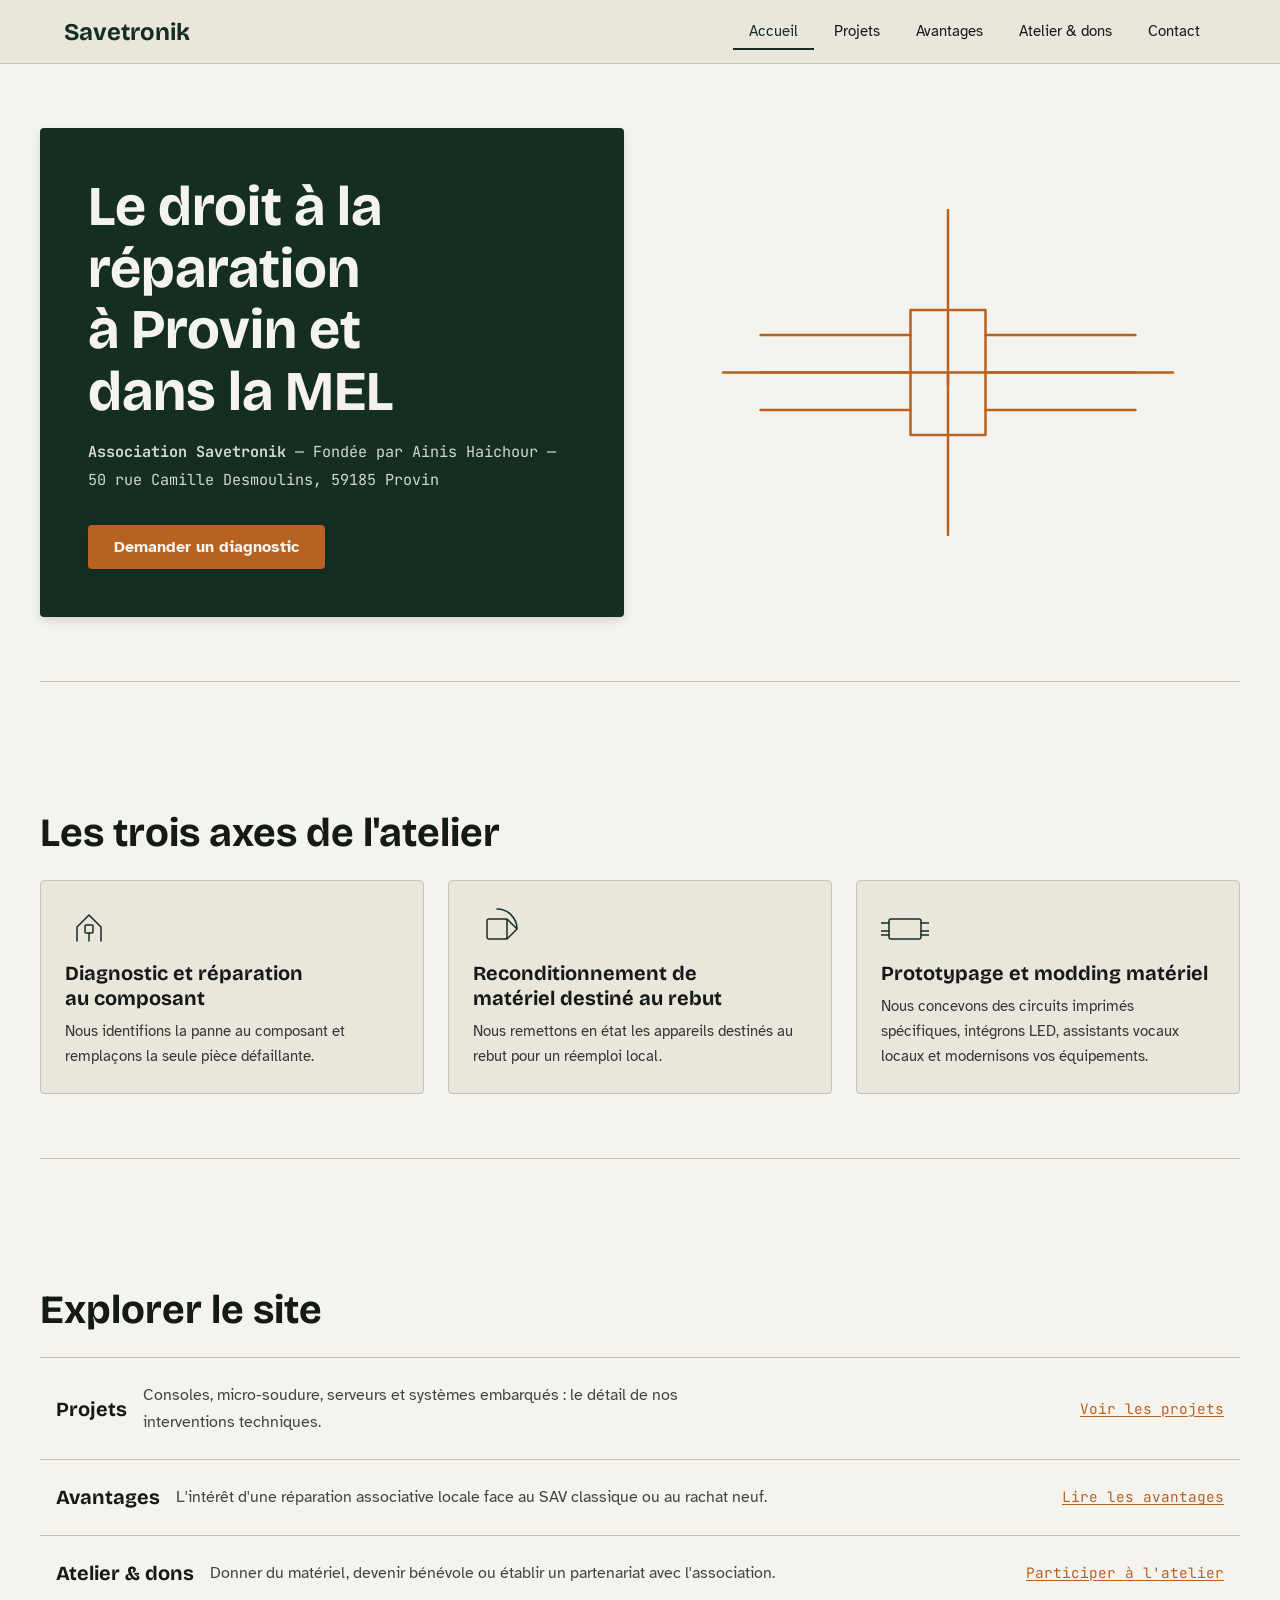
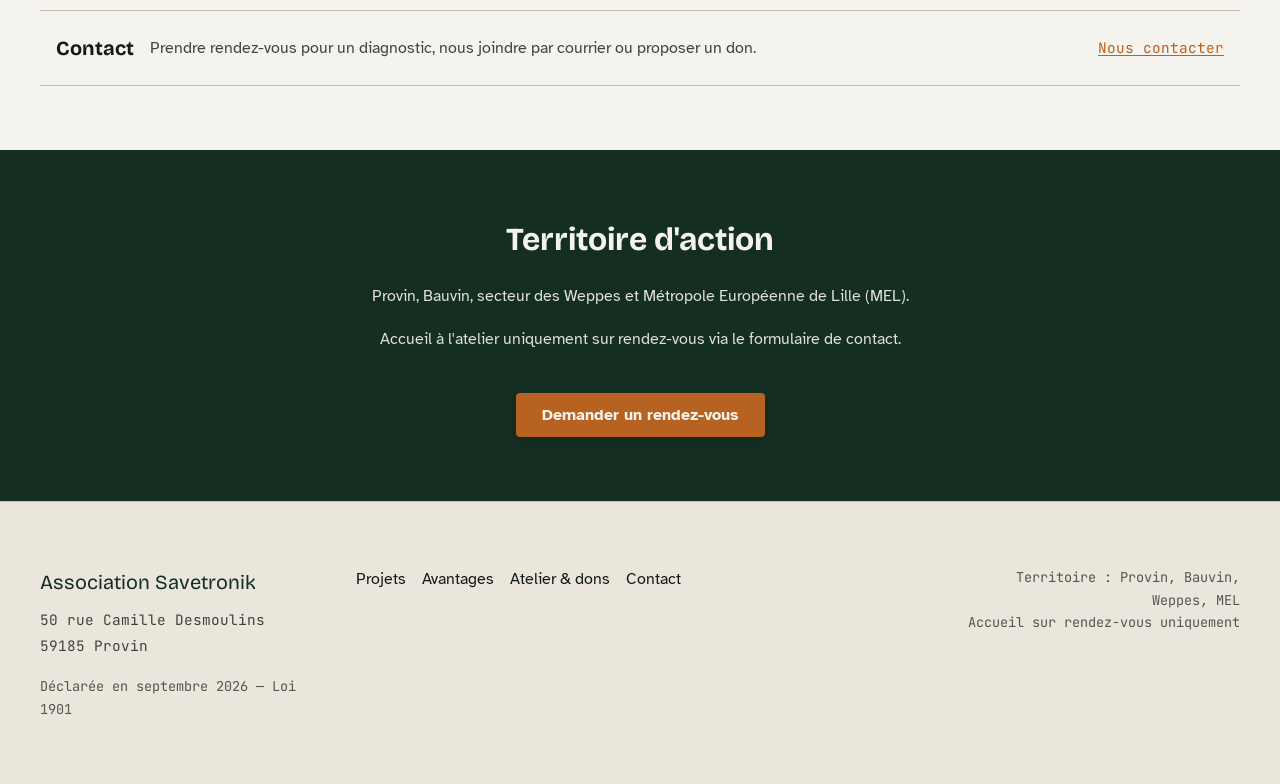
<file: index.html>
<!DOCTYPE html>
<html lang="fr">
<head>
  <meta charset="UTF-8">
  <meta name="viewport" content="width=device-width, initial-scale=1.0">
  <title>Savetronik — Réparation électronique, reconditionnement et modding à Provin (MEL)</title>
  <meta name="description" content="Association Savetronik (Loi 1901) à Provin : diagnostic et réparation au composant, reconditionnement, modding. Accueil sur rendez-vous. Territoire : Provin, Bauvin, Weppes, MEL.">
  <link rel="preconnect" href="https://fonts.googleapis.com">
  <link rel="preconnect" href="https://fonts.gstatic.com" crossorigin>
  <link href="https://fonts.googleapis.com/css2?family=Bricolage+Grotesque:opsz,wght@12..96,400;12..96,700&family=Atkinson+Hyperlegible:ital,wght@0,400;0,700;1,400&family=JetBrains+Mono:wght@400;700&display=swap" rel="stylesheet">
  <link rel="stylesheet" href="style.css">
</head>
<body>
  <a href="#main" class="skip-link">Aller au contenu principal</a>
  <header class="site-header" role="banner">
    <div class="header-inner">
      <a href="index.html" class="site-logo" aria-label="Savetronik - Accueil">Savetronik</a>
      <nav class="site-nav" aria-label="Navigation principale">
        <ul>
          <li><a href="index.html" aria-current="page">Accueil</a></li>
          <li><a href="projets.html">Projets</a></li>
          <li><a href="avantages.html">Avantages</a></li>
          <li><a href="atelier.html">Atelier & dons</a></li>
          <li><a href="contact.html">Contact</a></li>
        </ul>
      </nav>
    </div>
  </header>

  <main id="main">
    <section class="hero container" aria-labelledby="hero-title">
      <div class="hero-text-block">
        <h1 id="hero-title">Le droit à la réparation à Provin et dans la MEL</h1>
        <p class="hero-subtitle"><strong class="font-mono">Association Savetronik</strong> — Fondée par Ainis Haichour — 50 rue Camille Desmoulins, 59185 Provin</p>
        <a href="contact.html" class="btn btn-primary">Demander un diagnostic</a>
      </div>
      <div class="hero-visual" aria-hidden="true">
        <svg class="hero-svg" viewBox="0 0 400 300" role="img" aria-label="Animation de tracé de circuit imprimé : pistes en cuivre reliant une puce centrale aux connecteurs périphériques.">
          <path class="circuit-path" d="M 20 150 H 380" />
          <path class="circuit-path" d="M 200 20 V 280" />
          <path class="circuit-path" d="M 170 100 H 230 V 200 H 170 Z" />
          <path class="circuit-path" d="M 170 120 H 50 M 170 150 H 50 M 170 180 H 50" />
          <path class="circuit-path" d="M 230 120 H 350 M 230 150 H 350 M 230 180 H 350" />
          <path class="circuit-path" d="M 200 150 L 200 160" />
        </svg>
      </div>
    </section>

    <section class="axes container" aria-labelledby="axes-title">
      <h2 id="axes-title" class="section-title">Les trois axes de l'atelier</h2>
      <div class="axes-grid">
        <article class="axis-card">
          <svg class="axis-icon" viewBox="0 0 48 48" aria-hidden="true">
            <path d="M12 36 L12 22 L24 10 L36 22 L36 36" />
            <rect x="20" y="20" width="8" height="8" rx="1" />
            <line x1="24" y1="28" x2="24" y2="36" />
          </svg>
          <h3>Diagnostic et réparation au composant</h3>
          <p>Nous identifions la panne au composant et remplaçons la seule pièce défaillante.</p>
        </article>
        <article class="axis-card">
          <svg class="axis-icon" viewBox="0 0 48 48" aria-hidden="true">
            <path d="M24 4 A20 20 0 0 1 44 24 M34 14 L44 24 L34 34" />
            <rect x="14" y="14" width="20" height="20" rx="2" />
          </svg>
          <h3>Reconditionnement de matériel destiné au rebut</h3>
          <p>Nous remettons en état les appareils destinés au rebut pour un réemploi local.</p>
        </article>
        <article class="axis-card">
          <svg class="axis-icon" viewBox="0 0 48 48" aria-hidden="true">
            <rect x="8" y="14" width="32" height="20" rx="2" />
            <g stroke-width="1.5">
              <line x1="8" y1="18" x2="0" y2="18" />
              <line x1="8" y1="26" x2="0" y2="26" />
              <line x1="8" y1="30" x2="0" y2="30" />
              <line x1="40" y1="18" x2="48" y2="18" />
              <line x1="40" y1="26" x2="48" y2="26" />
              <line x1="40" y1="30" x2="48" y2="30" />
            </g>
          </svg>
          <h3>Prototypage et modding matériel</h3>
          <p>Nous concevons des circuits imprimés spécifiques, intégrons LED, assistants vocaux locaux et modernisons vos équipements.</p>
        </article>
      </div>
    </section>

    <section class="renvois-section container" aria-labelledby="renvois-title">
      <h2 id="renvois-title" class="section-title">Explorer le site</h2>
      <ol class="renvois">
        <li>
          <a href="projets.html">
            <span class="renvois-title">Projets</span>
            <span class="renvois-desc">Consoles, micro-soudure, serveurs et systèmes embarqués : le détail de nos interventions techniques.</span>
            <span class="renvois-link">Voir les projets</span>
          </a>
        </li>
        <li>
          <a href="avantages.html">
            <span class="renvois-title">Avantages</span>
            <span class="renvois-desc">L'intérêt d'une réparation associative locale face au SAV classique ou au rachat neuf.</span>
            <span class="renvois-link">Lire les avantages</span>
          </a>
        </li>
        <li>
          <a href="atelier.html">
            <span class="renvois-title">Atelier & dons</span>
            <span class="renvois-desc">Donner du matériel, devenir bénévole ou établir un partenariat avec l'association.</span>
            <span class="renvois-link">Participer à l'atelier</span>
          </a>
        </li>
        <li>
          <a href="contact.html">
            <span class="renvois-title">Contact</span>
            <span class="renvois-desc">Prendre rendez-vous pour un diagnostic, nous joindre par courrier ou proposer un don.</span>
            <span class="renvois-link">Nous contacter</span>
          </a>
        </li>
      </ol>
    </section>

    <section class="territoire" aria-labelledby="territoire-title">
      <div class="container">
        <h2 id="territoire-title">Territoire d'action</h2>
        <p>Provin, Bauvin, secteur des Weppes et Métropole Européenne de Lille (MEL).</p>
        <p>Accueil à l'atelier uniquement sur rendez-vous via le formulaire de contact.</p>
        <a href="contact.html" class="btn btn-primary">Demander un rendez-vous</a>
      </div>
    </section>
  </main>

  <footer class="site-footer" role="contentinfo">
    <div class="footer-grid">
      <div class="footer-info">
        <span class="font-mono">Association Savetronik</span>
        <address>
          50 rue Camille Desmoulins<br>
          59185 Provin
        </address>
        <p>Déclarée en septembre 2026 — Loi 1901</p>
      </div>
      <div class="footer-nav">
        <ul>
          <li><a href="projets.html">Projets</a></li>
          <li><a href="avantages.html">Avantages</a></li>
          <li><a href="atelier.html">Atelier & dons</a></li>
          <li><a href="contact.html">Contact</a></li>
        </ul>
      </div>
      <div class="footer-territory">
        <p>Territoire : Provin, Bauvin, Weppes, MEL</p>
        <p>Accueil sur rendez-vous uniquement</p>
      </div>
    </div>
  </footer>
</body>
</html>
</file>
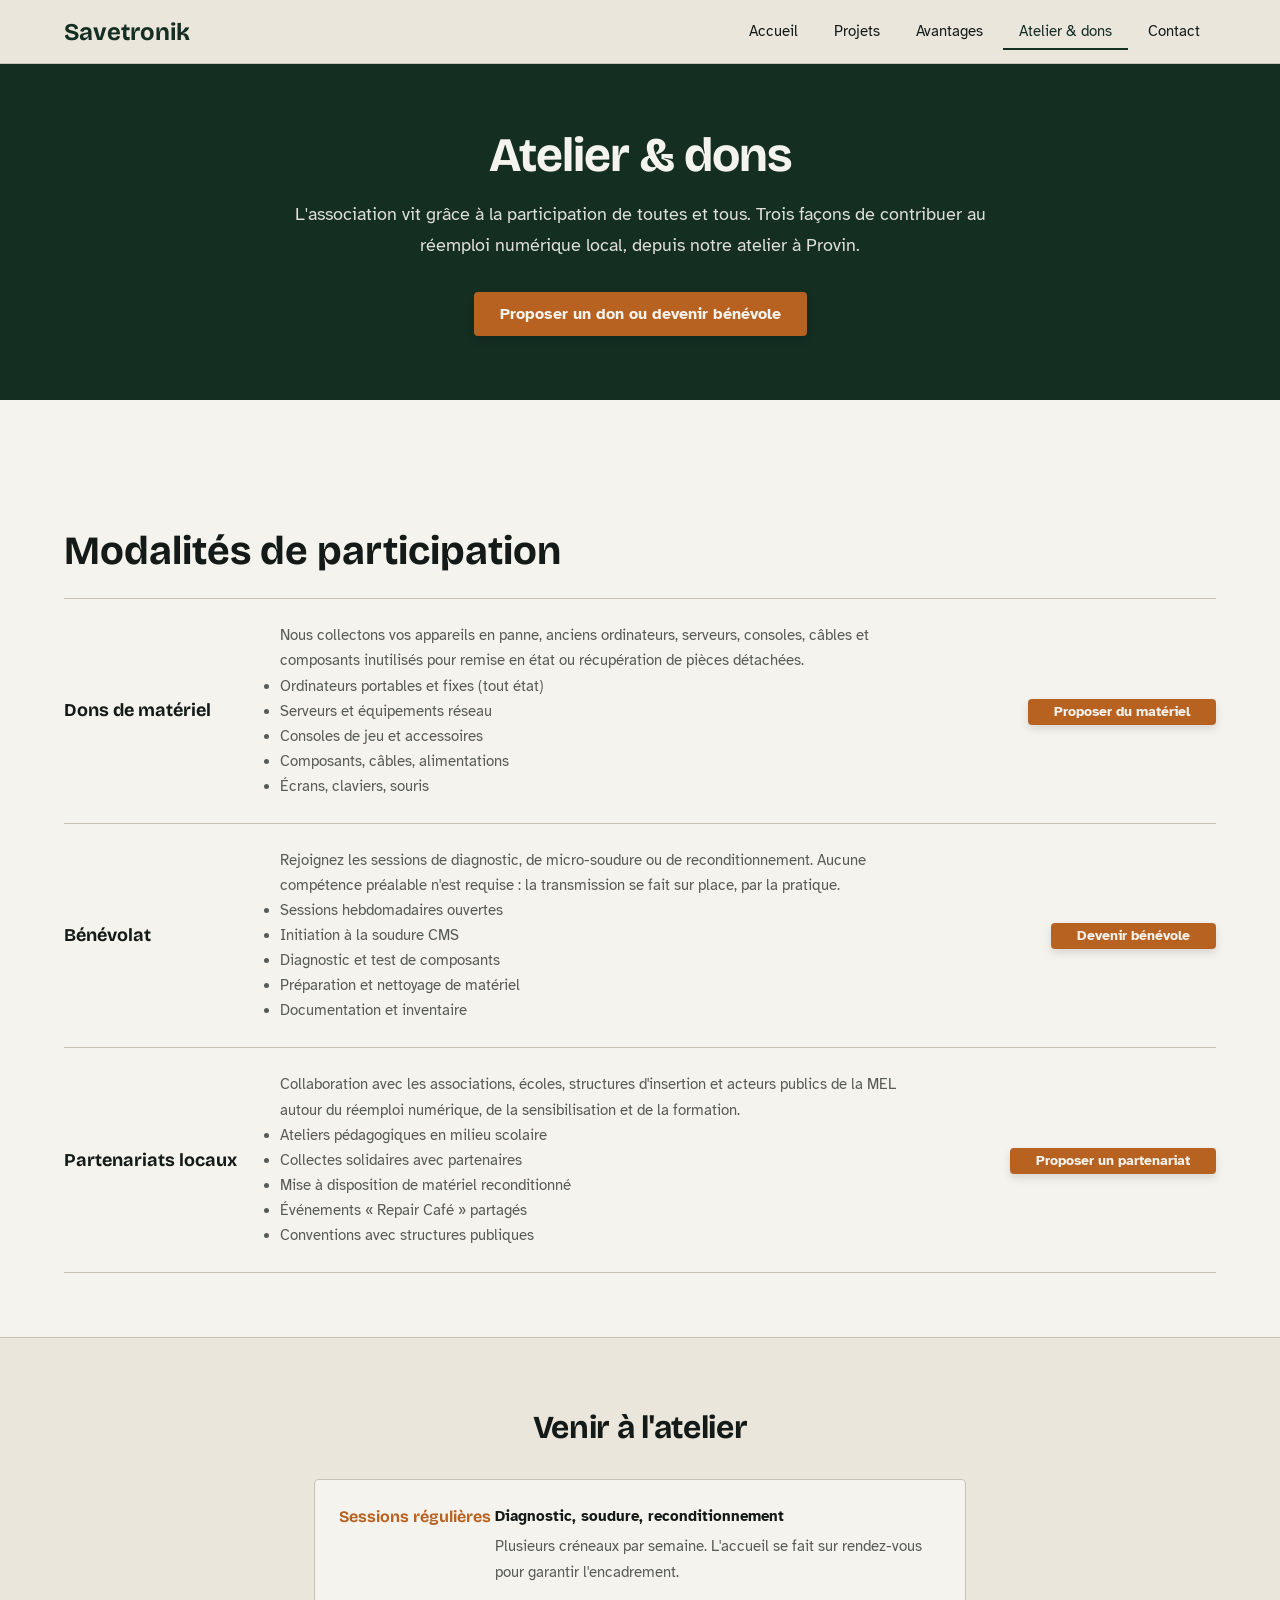
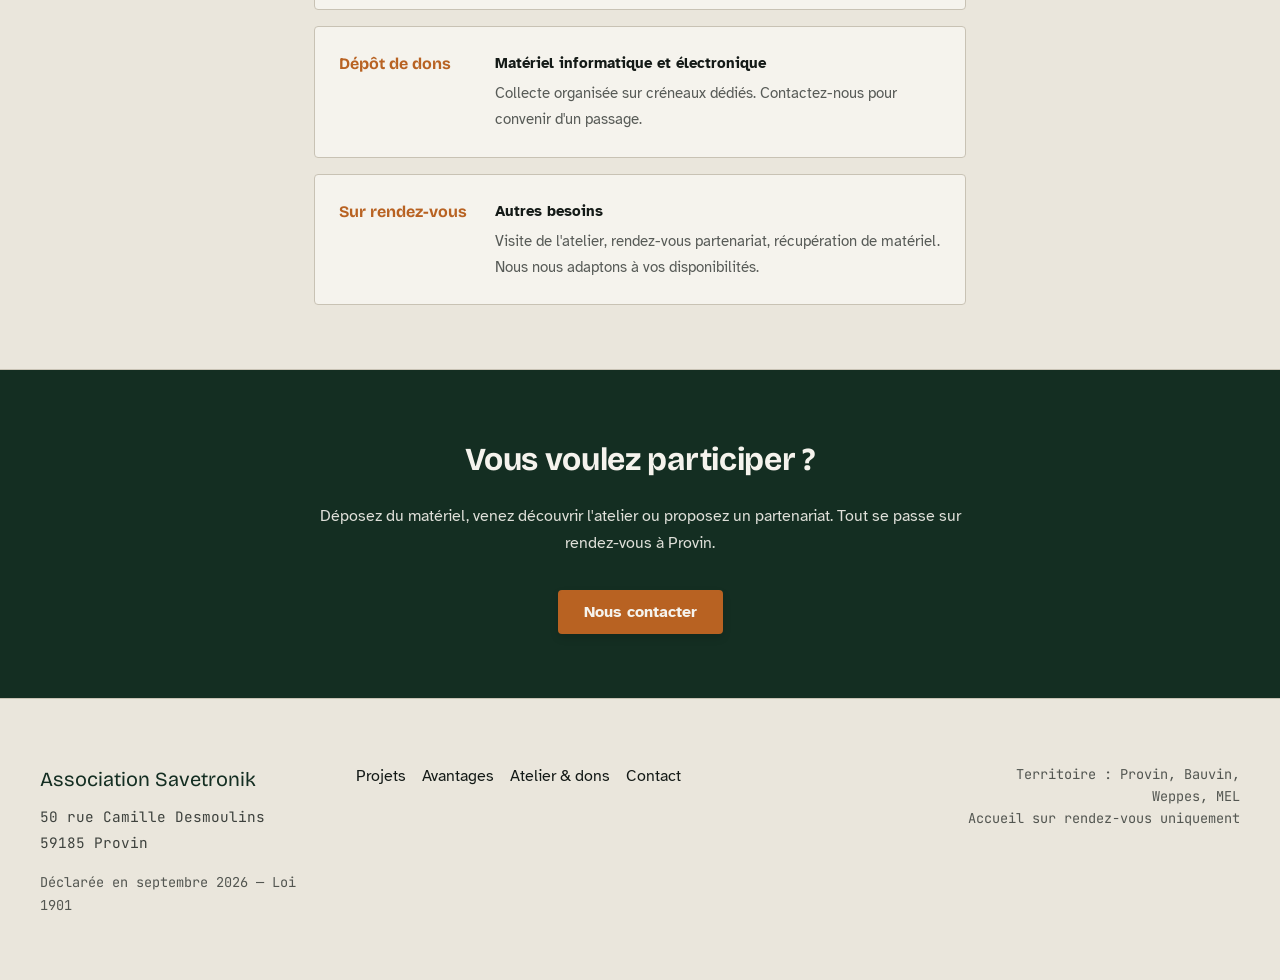
<file: atelier.html>
<!DOCTYPE html>
<html lang="fr">
<head>
  <meta charset="UTF-8">
  <meta name="viewport" content="width=device-width, initial-scale=1.0">
  <title>Atelier & dons — Savetronik</title>
  <meta name="description" content="Participez à la vie de l'association Savetronik : dons de matériel, bénévolat, partenariats locaux. Atelier à Provin (MEL).">
  
  <link rel="preconnect" href="https://fonts.googleapis.com">
  <link rel="preconnect" href="https://fonts.gstatic.com" crossorigin>
  <link href="https://fonts.googleapis.com/css2?family=Bricolage+Grotesque:opsz,wght@12..96,400;12..96,700&family=Atkinson+Hyperlegible:ital,wght@0,400;0,700;1,400&family=JetBrains+Mono:wght@400;700&display=swap" rel="stylesheet">
  <link rel="stylesheet" href="style.css">
  <style>
.atelier-hero{background: var(--color-block);
      color: var(--color-text-on-block);
      padding: var(--space-xxxl) var(--space-l);
      text-align: center;}
.atelier-hero .container{max-width: 800px; margin: 0 auto;}
.atelier-hero h1{font-family: var(--font-title);
      font-size: clamp(2rem, 5vw, 3rem);
      font-weight: 700;
      line-height: 1.15;
      margin-bottom: var(--space-m);
      text-wrap: balance;
      letter-spacing: -0.02em;}
.atelier-hero .lead{font-family: var(--font-body);
      font-size: clamp(1rem, 1.5vw, 1.125rem);
      line-height: 1.7;
      opacity: 0.9;
      max-width: 65ch;
      margin: 0 auto var(--space-xl);
      text-wrap: pretty;}
.modalites{padding: var(--space-xxxl) var(--space-l);}
.modalites .container{max-width: 1200px; margin: 0 auto;}
.modalites-list{border-top: 1px solid var(--color-border);}
.modalite-row{display: grid;
      grid-template-columns: 1fr;
      gap: var(--space-m);
      padding: var(--space-l) 0;
      border-bottom: 1px solid var(--color-border);
      align-items: start;}
@media (min-width: 768px){.modalite-row{grid-template-columns: 200px 1fr auto; align-items: center;}}
.modalite-title{font-family: var(--font-title);
      font-size: 1.125rem;
      font-weight: 700;
      color: var(--color-text);
      line-height: 1.3;}
.modalite-desc{font-family: var(--font-body);
      font-size: 0.95rem;
      line-height: 1.65;
      color: var(--color-text-muted);
      max-width: var(--line-width);}
.modalite-action .btn{font-size: 0.875rem; padding: var(--space-xs) var(--space-l); white-space: nowrap;}
@media (max-width: 767px){.modalite-action{margin-top: var(--space-s);}}
.horaires{padding: var(--space-xxxl) var(--space-l);
      background: var(--color-surface);
      border-top: 1px solid var(--color-border);
      border-bottom: 1px solid var(--color-border);}
.horaires .container{max-width: 700px; margin: 0 auto;}
.horaires h2{font-family: var(--font-title);
      font-size: clamp(1.5rem, 3vw, 2rem);
      font-weight: 700;
      margin-bottom: var(--space-l);
      text-align: center;
      text-wrap: balance;
      color: var(--color-text);
      letter-spacing: -0.01em;}
.horaires-list{display: flex; flex-direction: column; gap: var(--space-m);}
.horaire-row{display: grid;
      grid-template-columns: 1fr;
      gap: var(--space-m);
      padding: var(--space-l);
      background: var(--color-bg);
      border: 1px solid var(--color-border);
      border-radius: var(--radius);
      text-align: left;}
@media (min-width: 600px){.horaire-row{grid-template-columns: 140px 1fr; text-align: left;}}
.horaire-day{font-family: var(--font-title);
      font-size: 1rem;
      font-weight: 700;
      color: var(--color-accent);
      white-space: nowrap;}
.horaire-details{font-family: var(--font-body);
      font-size: 0.95rem;
      line-height: 1.7;
      color: var(--color-text-muted);}
.horaire-details strong{color: var(--color-text); font-weight: 700; display: block; margin-bottom: var(--space-xs);}
.cta-bandeau{background: var(--color-block);
      color: var(--color-text-on-block);
      padding: var(--space-xxxl) var(--space-l);
      text-align: center;}
.cta-bandeau .container{max-width: 700px; margin: 0 auto;}
.cta-bandeau h2{font-family: var(--font-title);
      font-size: clamp(1.5rem, 3vw, 2rem);
      font-weight: 700;
      margin-bottom: var(--space-m);
      text-wrap: balance;
      letter-spacing: -0.01em;}
.cta-bandeau p{font-family: var(--font-body);
      opacity: 0.9;
      line-height: 1.7;
      margin-bottom: var(--space-xl);
      text-wrap: pretty;
      max-width: 65ch;
      margin-left: auto;
      margin-right: auto;}
  </style>
</head>
<body>
  <a href="#main" class="skip-link">Aller au contenu principal</a>
  <header class="site-header" role="banner">
    <div class="header-inner">
      <a href="index.html" class="site-logo" aria-label="Savetronik - Accueil">Savetronik</a>
      <nav class="site-nav" aria-label="Navigation principale">
        <ul>
          <li><a href="index.html">Accueil</a></li>
          <li><a href="projets.html">Projets</a></li>
          <li><a href="avantages.html">Avantages</a></li>
          <li><a href="atelier.html" aria-current="page">Atelier & dons</a></li>
          <li><a href="contact.html">Contact</a></li>
        </ul>
      </nav>
    </div>
  </header>

  <main id="main">
    <section class="atelier-hero" aria-labelledby="atelier-title">
      <div class="container">
        <h1 id="atelier-title">Atelier & dons</h1>
        <p class="lead">L'association vit grâce à la participation de toutes et tous. Trois façons de contribuer au réemploi numérique local, depuis notre atelier à Provin.</p>
        <a href="contact.html" class="btn btn-primary">Proposer un don ou devenir bénévole</a>
      </div>
    </section>

    <section class="modalites container" aria-labelledby="modalites-title">
      <h2 id="modalites-title" class="section-title">Modalités de participation</h2>
      <div class="modalites-list">
        <article class="modalite-row">
          <h3 class="modalite-title">Dons de matériel</h3>
          <div class="modalite-desc">
            <p>Nous collectons vos appareils en panne, anciens ordinateurs, serveurs, consoles, câbles et composants inutilisés pour remise en état ou récupération de pièces détachées.</p>
            <ul>
              <li>Ordinateurs portables et fixes (tout état)</li>
              <li>Serveurs et équipements réseau</li>
              <li>Consoles de jeu et accessoires</li>
              <li>Composants, câbles, alimentations</li>
              <li>Écrans, claviers, souris</li>
            </ul>
          </div>
          <div class="modalite-action"><a href="contact.html" class="btn btn-primary">Proposer du matériel</a></div>
        </article>
        <article class="modalite-row">
          <h3 class="modalite-title">Bénévolat</h3>
          <div class="modalite-desc">
            <p>Rejoignez les sessions de diagnostic, de micro-soudure ou de reconditionnement. Aucune compétence préalable n'est requise : la transmission se fait sur place, par la pratique.</p>
            <ul>
              <li>Sessions hebdomadaires ouvertes</li>
              <li>Initiation à la soudure CMS</li>
              <li>Diagnostic et test de composants</li>
              <li>Préparation et nettoyage de matériel</li>
              <li>Documentation et inventaire</li>
            </ul>
          </div>
          <div class="modalite-action"><a href="contact.html" class="btn btn-primary">Devenir bénévole</a></div>
        </article>
        <article class="modalite-row">
          <h3 class="modalite-title">Partenariats locaux</h3>
          <div class="modalite-desc">
            <p>Collaboration avec les associations, écoles, structures d'insertion et acteurs publics de la MEL autour du réemploi numérique, de la sensibilisation et de la formation.</p>
            <ul>
              <li>Ateliers pédagogiques en milieu scolaire</li>
              <li>Collectes solidaires avec partenaires</li>
              <li>Mise à disposition de matériel reconditionné</li>
              <li>Événements « Repair Café » partagés</li>
              <li>Conventions avec structures publiques</li>
            </ul>
          </div>
          <div class="modalite-action"><a href="contact.html" class="btn btn-primary">Proposer un partenariat</a></div>
        </article>
      </div>
    </section>

    <section class="horaires" aria-labelledby="horaires-title">
      <div class="container">
        <h2 id="horaires-title">Venir à l'atelier</h2>
        <div class="horaires-list">
          <article class="horaire-row">
            <div class="horaire-day">Sessions régulières</div>
            <div class="horaire-details"><strong>Diagnostic, soudure, reconditionnement</strong>Plusieurs créneaux par semaine. L'accueil se fait sur rendez-vous pour garantir l'encadrement.</div>
          </article>
          <article class="horaire-row">
            <div class="horaire-day">Dépôt de dons</div>
            <div class="horaire-details"><strong>Matériel informatique et électronique</strong>Collecte organisée sur créneaux dédiés. Contactez-nous pour convenir d'un passage.</div>
          </article>
          <article class="horaire-row">
            <div class="horaire-day">Sur rendez-vous</div>
            <div class="horaire-details"><strong>Autres besoins</strong>Visite de l'atelier, rendez-vous partenariat, récupération de matériel. Nous nous adaptons à vos disponibilités.</div>
          </article>
        </div>
      </div>
    </section>

    <section class="cta-bandeau" aria-labelledby="cta-title">
      <div class="container">
        <h2 id="cta-title">Vous voulez participer ?</h2>
        <p>Déposez du matériel, venez découvrir l'atelier ou proposez un partenariat. Tout se passe sur rendez-vous à Provin.</p>
        <a href="contact.html" class="btn btn-primary">Nous contacter</a>
      </div>
    </section>
  </main>

  <footer class="site-footer" role="contentinfo">
    <div class="footer-grid">
      <div class="footer-info">
        <span class="font-mono">Association Savetronik</span>
        <address>
          50 rue Camille Desmoulins<br>
          59185 Provin
        </address>
        <p>Déclarée en septembre 2026 — Loi 1901</p>
      </div>
      <div class="footer-nav">
        <ul>
          <li><a href="projets.html">Projets</a></li>
          <li><a href="avantages.html">Avantages</a></li>
          <li><a href="atelier.html">Atelier & dons</a></li>
          <li><a href="contact.html">Contact</a></li>
        </ul>
      </div>
      <div class="footer-territory">
        <p>Territoire : Provin, Bauvin, Weppes, MEL</p>
        <p>Accueil sur rendez-vous uniquement</p>
      </div>
    </div>
  </footer>
</body>
</html>
</file>
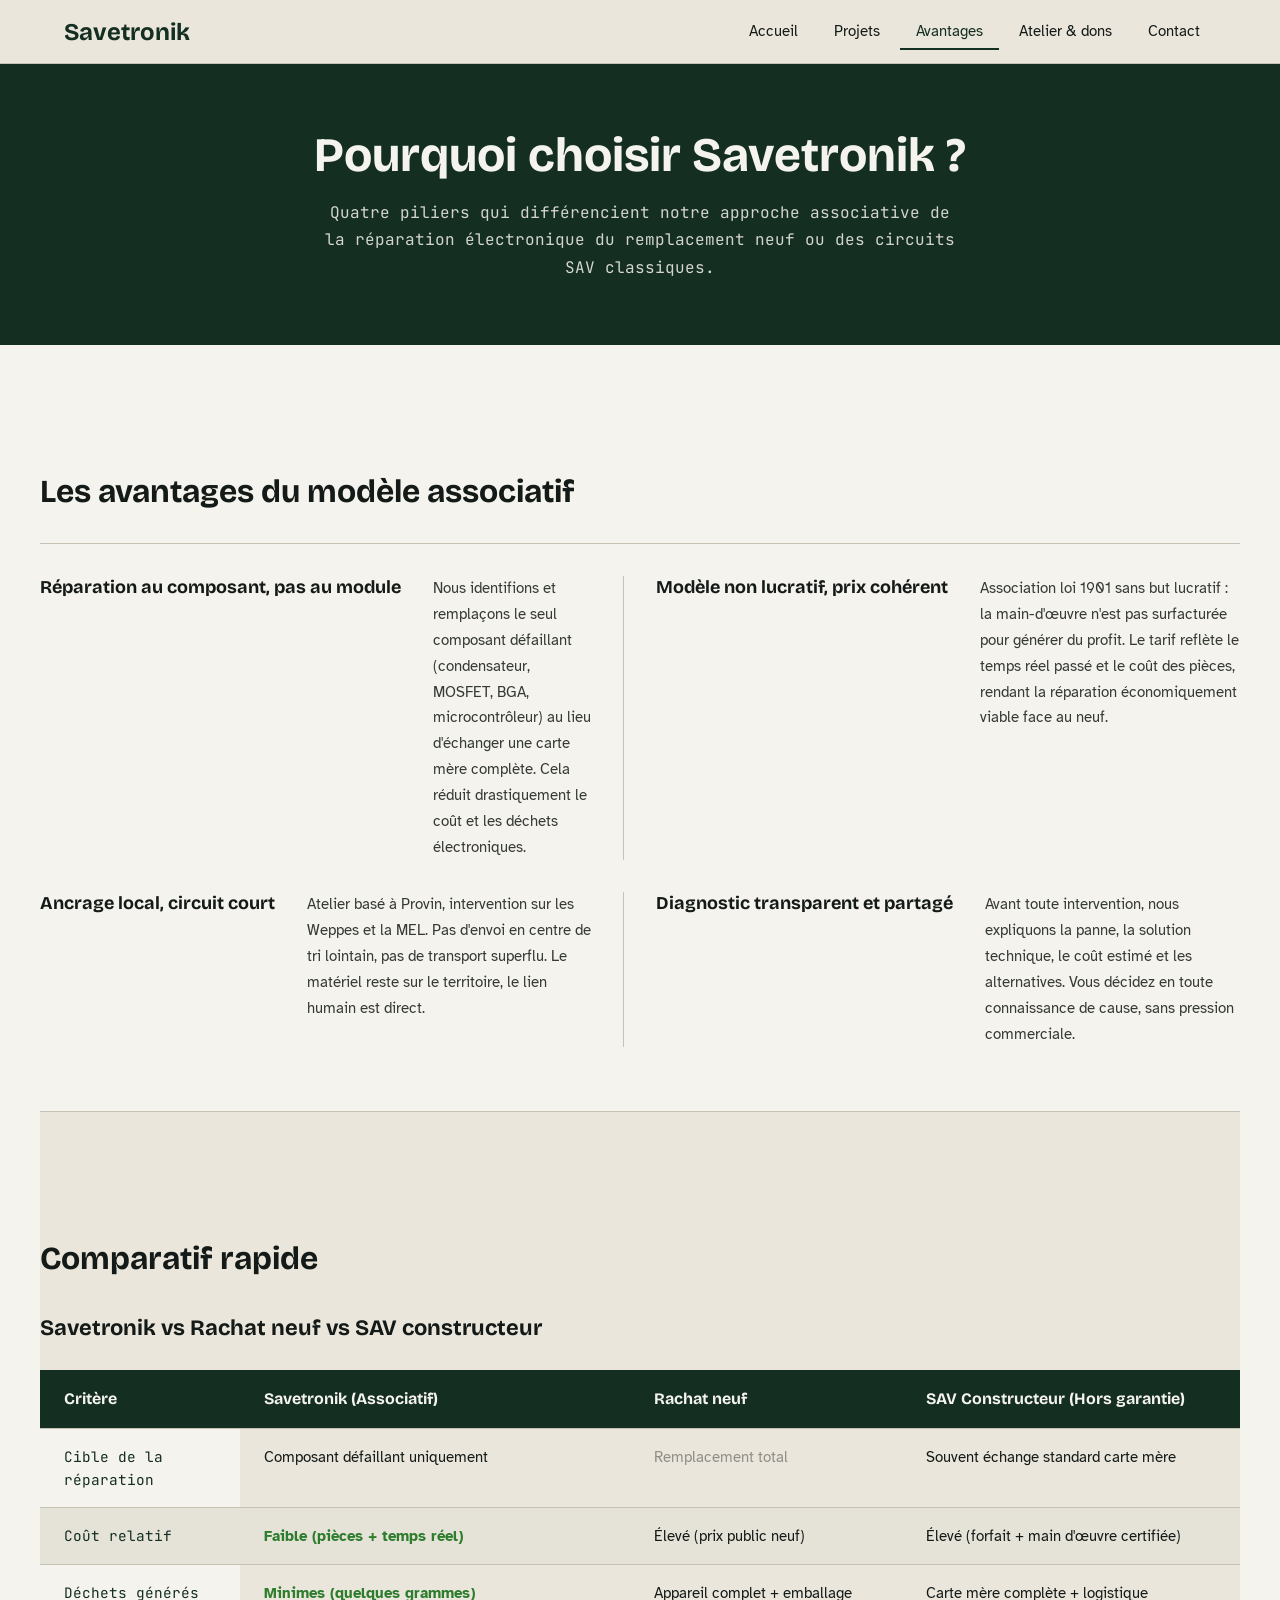
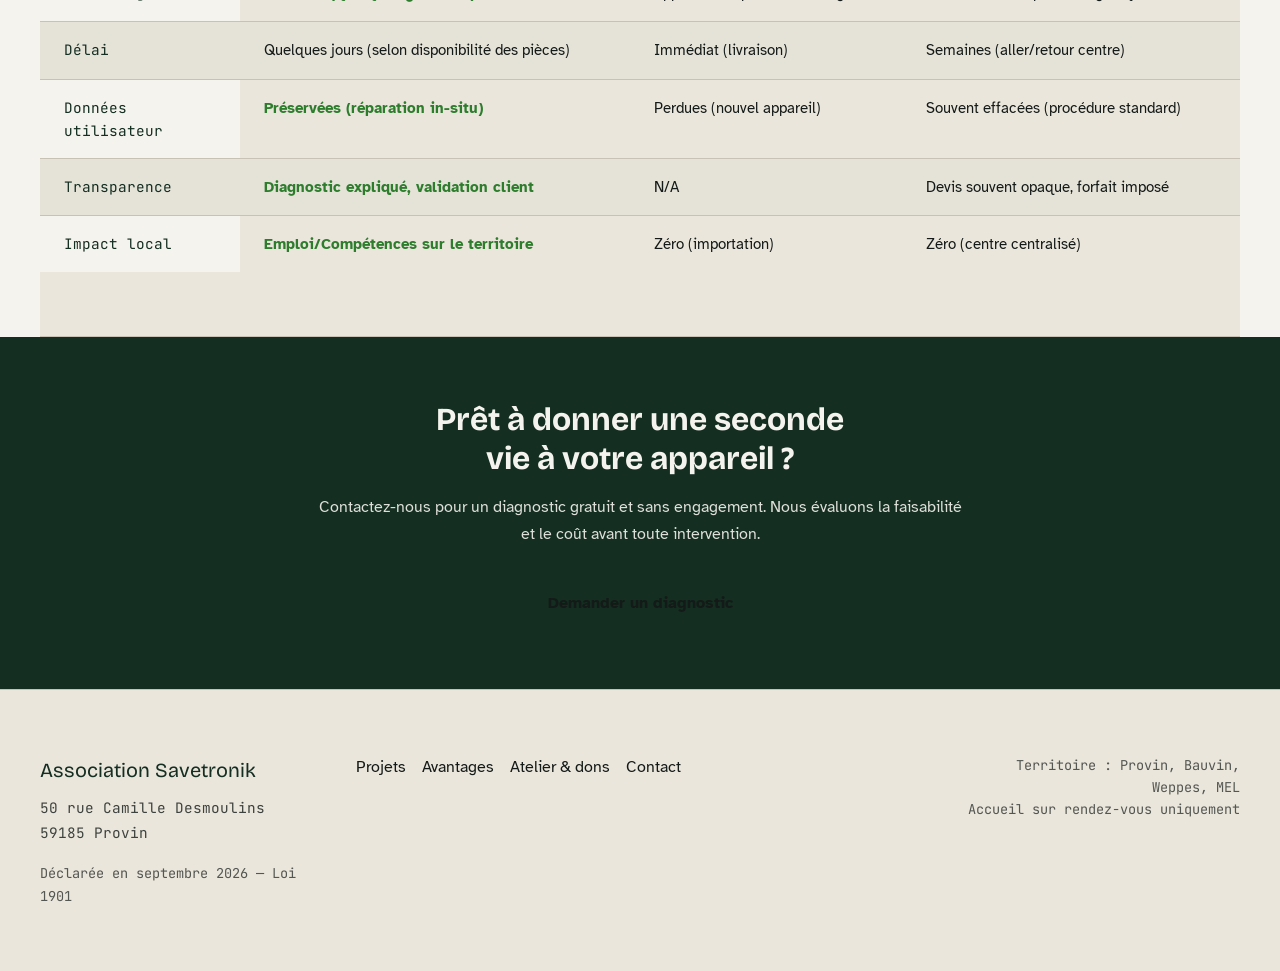
<file: avantages.html>
<!DOCTYPE html>
<html lang="fr">
<head>
  <meta charset="UTF-8">
  <meta name="viewport" content="width=device-width, initial-scale=1.0">
  <title>Avantages — Savetronik</title>
  <meta name="description" content="Pourquoi choisir l'association Savetronik pour réparer votre électronique ? Réparation au composant, modèle non lucratif, ancrage local, diagnostic transparent.">
  
  <link rel="preconnect" href="https://fonts.googleapis.com">
  <link rel="preconnect" href="https://fonts.gstatic.com" crossorigin>
  <link href="https://fonts.googleapis.com/css2?family=Bricolage+Grotesque:opsz,wght@12..96,400;12..96,700&family=Atkinson+Hyperlegible:ital,wght@0,400;0,700;1,400&family=JetBrains+Mono:wght@400;700&display=swap" rel="stylesheet">
  <link rel="stylesheet" href="style.css">
  <style>
:root{--color-success: #2d7d2d;}
button:focus-visible{outline: 2px solid var(--color-focus); outline-offset: 2px; border-radius: 2px; border-bottom-color: transparent;}
.page-hero{background: var(--color-block); color: var(--color-text-on-block); padding: var(--space-xxxl) var(--space-l); text-align: center;}
.page-hero .container{max-width: 800px;}
.page-hero h1{font-family: var(--font-title); font-size: clamp(2rem, 5vw, 3rem); font-weight: 700; line-height: 1.15; margin-bottom: var(--space-m); text-wrap: balance;}
.page-hero p{font-family: var(--font-mono); font-size: 1rem; line-height: 1.7; opacity: 0.85; max-width: var(--line-width); margin: 0 auto; text-wrap: pretty;}
.avantages-section{padding: var(--space-xxxl) 0;}
.avantages-section .section-title{font-family: var(--font-title); font-size: clamp(1.5rem, 3vw, 2rem); font-weight: 700; line-height: 1.2; margin-bottom: var(--space-xl); text-wrap: balance; color: var(--color-text);}
.avantages-list{display: grid; gap: var(--space-xl); border-top: 1px solid var(--color-border); padding-top: var(--space-xl);}
@media (min-width: 768px){.avantages-list{grid-template-columns: 1fr 1fr;}}
@media (min-width: 1024px){.avantages-list{grid-template-columns: repeat(2, 1fr);}}
.avantage-item{display: grid; gap: var(--space-s); padding-bottom: var(--space-xl); border-bottom: 1px solid var(--color-border);}
.avantage-item:last-child{border-bottom: none; padding-bottom: 0;}
@media (min-width: 768px){.avantage-item{grid-template-columns: max-content 1fr; align-items: start; gap: var(--space-l) var(--space-xl); padding-bottom: 0; border-bottom: none; border-right: 1px solid var(--color-border); padding-right: var(--space-xl);}
.avantage-item:nth-child(2n){border-right: none; padding-right: 0;}}
.avantage-term{font-family: var(--font-title); font-size: 1.125rem; font-weight: 700; line-height: 1.3; color: var(--color-text); text-wrap: balance;}
.avantage-def{font-family: var(--font-body); font-size: 0.95rem; line-height: 1.7; color: var(--color-text); opacity: 0.85; max-width: var(--line-width); text-wrap: pretty;}
.comparatif-section{background: var(--color-surface); border-top: 1px solid var(--color-border); border-bottom: 1px solid var(--color-border); padding: var(--space-xxxl) 0;}
.comparatif-section .section-title{font-family: var(--font-title); font-size: clamp(1.5rem, 3vw, 2rem); font-weight: 700; line-height: 1.2; margin-bottom: var(--space-xl); text-wrap: balance; color: var(--color-text);}
.comparatif-table-wrapper{overflow-x: auto; -webkit-overflow-scrolling: touch; margin: 0 calc(-1 * var(--space-l)); padding: 0 var(--space-l);}
.comparatif-table{width: 100%; min-width: 600px; border-collapse: collapse; font-size: 0.95rem; line-height: 1.6; font-family: var(--font-body);}
.comparatif-table caption{font-family: var(--font-title); font-size: clamp(1.125rem, 2.5vw, 1.375rem); font-weight: 700; text-align: left; margin-bottom: var(--space-l); color: var(--color-text); caption-side: top;}
.comparatif-table th,
.comparatif-table td{padding: var(--space-m) var(--space-l); border-bottom: 1px solid var(--color-border); text-align: left; vertical-align: top;}
.comparatif-table thead th{background: var(--color-block); color: var(--color-text-on-block); font-family: var(--font-title); font-weight: 700; font-size: 1rem; white-space: nowrap;}
.comparatif-table tbody th{font-family: var(--font-mono); font-weight: 400; font-size: 0.9rem; color: var(--color-block); background: var(--color-bg); width: 200px; min-width: 200px;}
.comparatif-table td{color: var(--color-text);}
.comparatif-table tbody tr:last-child td,
.comparatif-table tbody tr:last-child th{border-bottom: none;}
.comparatif-table tbody tr:nth-child(even) td,
.comparatif-table tbody tr:nth-child(even) th{background: rgb(0 0 0 / 0.02);}
.comparatif-table .check{color: var(--color-success); font-weight: 700;}
.comparatif-table .cross{color: var(--color-text-muted); opacity: 0.6;}
.cta-section{background: var(--color-block); color: var(--color-text-on-block); padding: var(--space-xxxl) var(--space-l); text-align: center;}
.cta-section .container{max-width: 700px;}
.cta-section h2{font-family: var(--font-title); font-size: clamp(1.5rem, 3vw, 2rem); font-weight: 700; line-height: 1.2; margin-bottom: var(--space-m); text-wrap: balance;}
.cta-section p{opacity: 0.9; line-height: 1.7; margin-bottom: var(--space-xl); max-width: var(--line-width); margin-left: auto; margin-right: auto; text-wrap: pretty;}
.cta-section .btn{--btn-bg: var(--color-accent); --btn-hover: color-mix(in srgb, var(--color-accent) 85%, black); --btn-focus-ring: var(--color-text-on-block);}
  </style>
</head>
<body>
  <a href="#main" class="skip-link">Aller au contenu principal</a>
  <header class="site-header" role="banner">
    <div class="header-inner">
      <a href="index.html" class="site-logo" aria-label="Savetronik - Accueil">Savetronik</a>
      <nav class="site-nav" aria-label="Navigation principale">
        <ul>
          <li><a href="index.html">Accueil</a></li>
          <li><a href="projets.html">Projets</a></li>
          <li><a href="avantages.html" aria-current="page">Avantages</a></li>
          <li><a href="atelier.html">Atelier & dons</a></li>
          <li><a href="contact.html">Contact</a></li>
        </ul>
      </nav>
    </div>
  </header>

  <main id="main">
    <section class="page-hero" aria-labelledby="page-title">
      <div class="container">
        <h1 id="page-title">Pourquoi choisir Savetronik ?</h1>
        <p>Quatre piliers qui différencient notre approche associative de la réparation électronique du remplacement neuf ou des circuits SAV classiques.</p>
      </div>
    </section>

    <section class="avantages-section container" aria-labelledby="avantages-title">
      <h2 id="avantages-title" class="section-title">Les avantages du modèle associatif</h2>
      <div class="avantages-list">
        <article class="avantage-item">
          <h3 class="avantage-term">Réparation au composant, pas au module</h3>
          <p class="avantage-def">Nous identifions et remplaçons le seul composant défaillant (condensateur, MOSFET, BGA, microcontrôleur) au lieu d'échanger une carte mère complète. Cela réduit drastiquement le coût et les déchets électroniques.</p>
        </article>
        <article class="avantage-item">
          <h3 class="avantage-term">Modèle non lucratif, prix cohérent</h3>
          <p class="avantage-def">Association loi 1901 sans but lucratif : la main-d'œuvre n'est pas surfacturée pour générer du profit. Le tarif reflète le temps réel passé et le coût des pièces, rendant la réparation économiquement viable face au neuf.</p>
        </article>
        <article class="avantage-item">
          <h3 class="avantage-term">Ancrage local, circuit court</h3>
          <p class="avantage-def">Atelier basé à Provin, intervention sur les Weppes et la MEL. Pas d'envoi en centre de tri lointain, pas de transport superflu. Le matériel reste sur le territoire, le lien humain est direct.</p>
        </article>
        <article class="avantage-item">
          <h3 class="avantage-term">Diagnostic transparent et partagé</h3>
          <p class="avantage-def">Avant toute intervention, nous expliquons la panne, la solution technique, le coût estimé et les alternatives. Vous décidez en toute connaissance de cause, sans pression commerciale.</p>
        </article>
      </div>
    </section>

    <section class="comparatif-section container" aria-labelledby="comparatif-title">
      <h2 id="comparatif-title" class="section-title">Comparatif rapide</h2>
      <div class="comparatif-table-wrapper">
        <table class="comparatif-table">
          <caption>Savetronik vs Rachat neuf vs SAV constructeur</caption>
          <thead>
            <tr>
              <th scope="col">Critère</th>
              <th scope="col">Savetronik (Associatif)</th>
              <th scope="col">Rachat neuf</th>
              <th scope="col">SAV Constructeur (Hors garantie)</th>
            </tr>
          </thead>
          <tbody>
            <tr>
              <th scope="row">Cible de la réparation</th>
              <td>Composant défaillant uniquement</td>
              <td><span class="cross">Remplacement total</span></td>
              <td>Souvent échange standard carte mère</td>
            </tr>
            <tr>
              <th scope="row">Coût relatif</th>
              <td><span class="check">Faible (pièces + temps réel)</span></td>
              <td>Élevé (prix public neuf)</td>
              <td>Élevé (forfait + main d'œuvre certifiée)</td>
            </tr>
            <tr>
              <th scope="row">Déchets générés</th>
              <td><span class="check">Minimes (quelques grammes)</span></td>
              <td>Appareil complet + emballage</td>
              <td>Carte mère complète + logistique</td>
            </tr>
            <tr>
              <th scope="row">Délai</th>
              <td>Quelques jours (selon disponibilité des pièces)</td>
              <td>Immédiat (livraison)</td>
              <td>Semaines (aller/retour centre)</td>
            </tr>
            <tr>
              <th scope="row">Données utilisateur</th>
              <td><span class="check">Préservées (réparation in-situ)</span></td>
              <td>Perdues (nouvel appareil)</td>
              <td>Souvent effacées (procédure standard)</td>
            </tr>
            <tr>
              <th scope="row">Transparence</th>
              <td><span class="check">Diagnostic expliqué, validation client</span></td>
              <td>N/A</td>
              <td>Devis souvent opaque, forfait imposé</td>
            </tr>
            <tr>
              <th scope="row">Impact local</th>
              <td><span class="check">Emploi/Compétences sur le territoire</span></td>
              <td>Zéro (importation)</td>
              <td>Zéro (centre centralisé)</td>
            </tr>
          </tbody>
        </table>
      </div>
    </section>

    <section class="cta-section" aria-labelledby="cta-title">
      <div class="container">
        <h2 id="cta-title">Prêt à donner une seconde vie à votre appareil ?</h2>
        <p>Contactez-nous pour un diagnostic gratuit et sans engagement. Nous évaluons la faisabilité et le coût avant toute intervention.</p>
        <a href="contact.html" class="btn">Demander un diagnostic</a>
      </div>
    </section>
  </main>

  <footer class="site-footer" role="contentinfo">
    <div class="footer-grid">
      <div class="footer-info">
        <span class="font-mono">Association Savetronik</span>
        <address>
          50 rue Camille Desmoulins<br>
          59185 Provin
        </address>
        <p>Déclarée en septembre 2026 — Loi 1901</p>
      </div>
      <div class="footer-nav">
        <ul>
          <li><a href="projets.html">Projets</a></li>
          <li><a href="avantages.html">Avantages</a></li>
          <li><a href="atelier.html">Atelier & dons</a></li>
          <li><a href="contact.html">Contact</a></li>
        </ul>
      </div>
      <div class="footer-territory">
        <p>Territoire : Provin, Bauvin, Weppes, MEL</p>
        <p>Accueil sur rendez-vous uniquement</p>
      </div>
    </div>
  </footer>
</body>
</html>
</file>
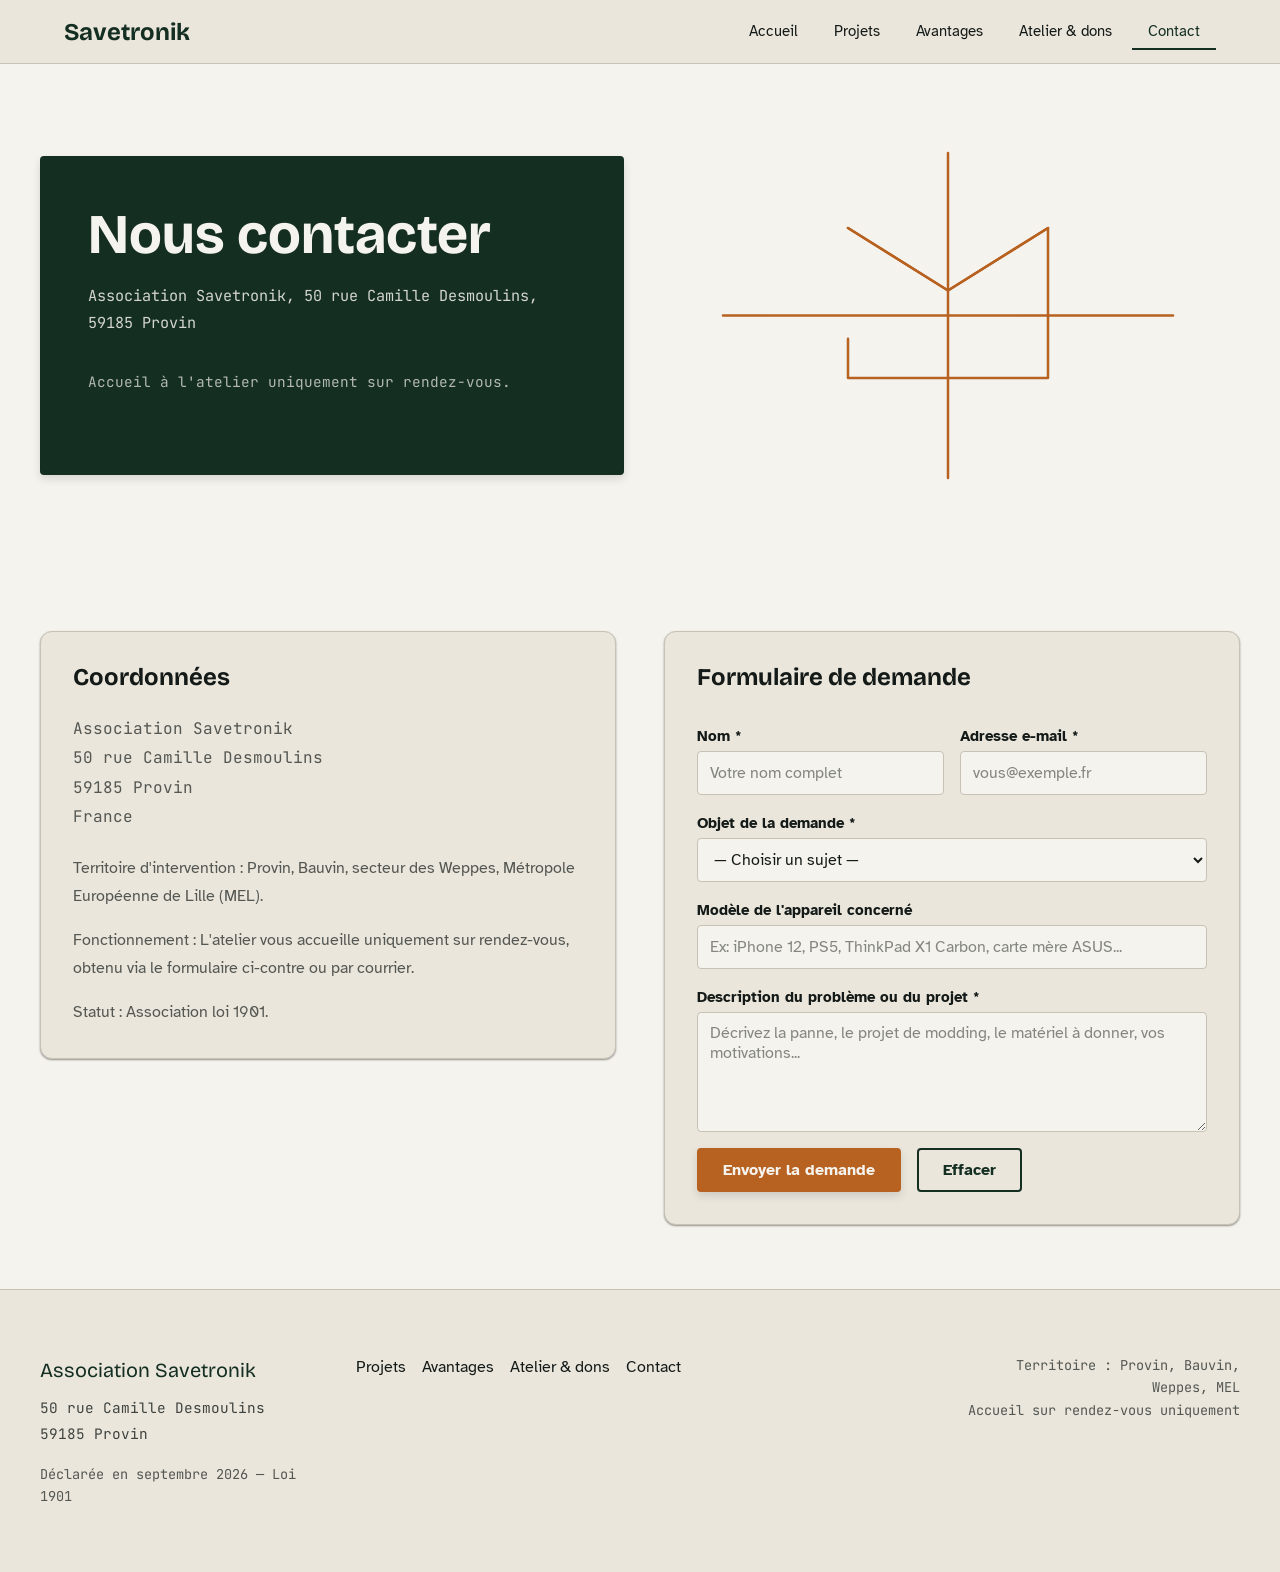
<file: contact.html>
<!DOCTYPE html>
<html lang="fr">
<head>
  <meta charset="UTF-8">
  <meta name="viewport" content="width=device-width, initial-scale=1.0">
  <title>Contact — Savetronik</title>
  <meta name="description" content="Contactez l'association Savetronik à Provin : demande de diagnostic, don de matériel, bénévolat ou partenariat. Accueil sur rendez-vous uniquement.">
  
  <link rel="preconnect" href="https://fonts.googleapis.com">
  <link rel="preconnect" href="https://fonts.gstatic.com" crossorigin>
  <link href="https://fonts.googleapis.com/css2?family=Bricolage+Grotesque:opsz,wght@12..96,400;12..96,700&family=Atkinson+Hyperlegible:ital,wght@0,400;0,700;1,400&family=JetBrains+Mono:wght@400;700&display=swap" rel="stylesheet">
  <link rel="stylesheet" href="style.css">
  <style>
:root{--radius-l: 12px; --shadow-sm: 0 1px 2px rgba(0, 0, 0, 0.4); --transition-fast: 150ms ease; --color-border-hover: #484f58; --shadow-md: 0 4px 12px rgba(0, 0, 0, 0.35); --fs-2xl: 1.5rem; --lh-tight: 1.15; --fs-base: 1rem; --lh-code: 1.6; --font-ui: 'Atkinson Hyperlegible', sans-serif; --lh-relaxed: 1.75; --measure: 70ch; --radius-m: 8px; --color-success-bg: #11371d; --color-success: #3fb950; --transition-normal: 250ms ease;}
.contact-section{padding: var(--space-xxxl) 0;}
.contact-grid{display: grid; gap: var(--space-xxl);}
@media (min-width: 900px){.contact-grid{grid-template-columns: 1fr 1fr; align-items: start;}}
.contact-card{background: var(--color-surface); border: 1px solid var(--color-border); border-radius: var(--radius-l);
      padding: var(--space-xl); box-shadow: var(--shadow-sm); transition: border-color var(--transition-fast), box-shadow var(--transition-fast);}
.contact-card:hover{border-color: var(--color-border-hover); box-shadow: var(--shadow-md);}
.contact-card h2{font-family: var(--font-title); font-size: var(--fs-2xl); font-weight: 700; line-height: var(--lh-tight);
      color: var(--color-text); margin: 0 0 var(--space-l); text-wrap: balance;}
.contact-card address{font-style: normal; font-family: var(--font-mono); font-size: var(--fs-base); line-height: var(--lh-code);
      color: var(--color-text-muted); margin-bottom: var(--space-l);}
.contact-card address br{display: block; content: ""; margin-bottom: var(--space-xs);}
.contact-card p{font-family: var(--font-ui); font-size: var(--fs-base); line-height: var(--lh-relaxed); color: var(--color-text-muted); margin: 0 0 var(--space-m); max-width: var(--measure); text-wrap: pretty;}
.contact-card p:last-child{margin-bottom: 0;}
.contact-card strong{color: var(--color-text); font-weight: 700;}
.contact-form .section-title{margin: 0 0 var(--space-xl);}
.form-grid{display: grid; gap: var(--space-m);}
@media (min-width: 600px){.form-grid{grid-template-columns: 1fr 1fr;}}
.form-grid .field.full-width{grid-column: 1 / -1;}
.form-actions{display: flex; gap: var(--space-m); margin-top: var(--space-m); flex-wrap: wrap;}
.btn-secondary{background: transparent; color: var(--color-block); border-color: var(--color-block);}
.btn-secondary:hover:not(:disabled){background: var(--color-block); color: var(--color-bg);}
.btn-secondary:focus-visible{box-shadow: 0 0 0 3px rgba(0, 217, 165, 0.4);}
#confirmation{display: none; margin-top: var(--space-l); padding: var(--space-l); border-radius: var(--radius-m); font-family: var(--font-ui); font-size: var(--fs-base); line-height: var(--lh-relaxed); text-wrap: pretty;}
#confirmation.success{display: block; background: var(--color-success-bg); color: var(--color-success); border: 1px solid var(--color-success);
      animation: fadeInUp var(--transition-normal) ease forwards;}
@keyframes fadeInUp{ from { opacity: 0; transform: translateY(10px); } to { opacity: 1; transform: translateY(0); } }
  </style>
</head>
<body>
  <a href="#main" class="skip-link">Aller au contenu principal</a>
  <header class="site-header" role="banner">
    <div class="header-inner">
      <a href="index.html" class="site-logo" aria-label="Savetronik - Accueil">Savetronik</a>
      <nav class="site-nav" aria-label="Navigation principale">
        <ul>
          <li><a href="index.html">Accueil</a></li>
          <li><a href="projets.html">Projets</a></li>
          <li><a href="avantages.html">Avantages</a></li>
          <li><a href="atelier.html">Atelier & dons</a></li>
          <li><a href="contact.html" aria-current="page">Contact</a></li>
        </ul>
      </nav>
    </div>
  </header>

  <main id="main">
    <section class="hero container" aria-labelledby="hero-title">
      <div class="hero-text-block">
        <h1 id="hero-title">Nous contacter</h1>
        <p class="hero-subtitle">Association Savetronik, 50 rue Camille Desmoulins, 59185 Provin</p>
        <p class="hero-subtitle" style="margin-top: var(--space-s); font-size: 0.9rem; opacity: 0.7;">Accueil à l'atelier uniquement sur rendez-vous.</p>
      </div>
      <div class="hero-visual" aria-hidden="true">
        <svg class="hero-svg" viewBox="0 0 400 300" role="img" aria-label="Icône d'enveloppe stylisée sur fond de circuit imprimé.">
          <path class="circuit-path" d="M 20 150 H 380" />
          <path class="circuit-path" d="M 200 20 V 280" />
          <path class="circuit-path" d="M 120 80 L 200 130 L 280 80 L 280 200 L 120 200 Z" fill="none" stroke-width="2" />
          <path class="circuit-path" d="M 120 80 L 200 130 L 280 80" fill="none" stroke-width="2" />
        </svg>
      </div>
    </section>

    <section class="contact-section container" aria-labelledby="contact-title">
      <div class="contact-grid">
        <div class="contact-card contact-info">
          <h2 id="contact-title">Coordonnées</h2>
          <address>
            Association Savetronik<br>
            50 rue Camille Desmoulins<br>
            59185 Provin<br>
            France
          </address>
          <p>Territoire d'intervention : Provin, Bauvin, secteur des Weppes, Métropole Européenne de Lille (MEL).</p>
          <p>Fonctionnement : L'atelier vous accueille uniquement sur rendez-vous, obtenu via le formulaire ci-contre ou par courrier.</p>
          <p>Statut : Association loi 1901.</p>
        </div>

        <div class="contact-card contact-form">
          <h2 class="section-title">Formulaire de demande</h2>
          <form id="contact-form" novalidate>
            <div class="form-grid">
              <div class="field">
                <label for="name">Nom <span aria-hidden="true">*</span></label>
                <input type="text" id="name" name="name" required autocomplete="name" placeholder="Votre nom complet">
                <span class="error-msg" id="name-error">Veuillez indiquer votre nom.</span>
              </div>
              <div class="field">
                <label for="email">Adresse e-mail <span aria-hidden="true">*</span></label>
                <input type="email" id="email" name="email" required autocomplete="email" placeholder="vous@exemple.fr">
                <span class="error-msg" id="email-error">Veuillez indiquer une adresse e-mail valide.</span>
              </div>
              <div class="field full-width">
                <label for="subject">Objet de la demande <span aria-hidden="true">*</span></label>
                <select id="subject" name="subject" required>
                  <option value="">— Choisir un sujet —</option>
                  <option value="repair">Réparation d'un appareil</option>
                  <option value="donation">Don de matériel</option>
                  <option value="volunteering">Bénévolat</option>
                  <option value="partnership">Partenariat</option>
                  <option value="other">Autre</option>
                </select>
                <span class="error-msg" id="subject-error">Veuillez sélectionner un objet.</span>
              </div>
              <div class="field full-width">
                <label for="device">Modèle de l'appareil concerné</label>
                <input type="text" id="device" name="device" autocomplete="off" placeholder="Ex: iPhone 12, PS5, ThinkPad X1 Carbon, carte mère ASUS...">
                <span class="error-msg" id="device-error"></span>
              </div>
              <div class="field full-width">
                <label for="message">Description du problème ou du projet <span aria-hidden="true">*</span></label>
                <textarea id="message" name="message" required placeholder="Décrivez la panne, le projet de modding, le matériel à donner, vos motivations..."></textarea>
                <span class="error-msg" id="message-error">Veuillez décrire votre demande.</span>
              </div>
            </div>
            <div class="form-actions">
              <button type="submit" class="btn btn-primary">Envoyer la demande</button>
              <button type="reset" class="btn btn-secondary">Effacer</button>
            </div>
            <div id="confirmation" aria-live="polite"></div>
          </form>
        </div>
      </div>
    </section>
  </main>

  <footer class="site-footer" role="contentinfo">
    <div class="footer-grid">
      <div class="footer-info">
        <span class="font-mono">Association Savetronik</span>
        <address>
          50 rue Camille Desmoulins<br>
          59185 Provin
        </address>
        <p>Déclarée en septembre 2026 — Loi 1901</p>
      </div>
      <div class="footer-nav">
        <ul>
          <li><a href="projets.html">Projets</a></li>
          <li><a href="avantages.html">Avantages</a></li>
          <li><a href="atelier.html">Atelier & dons</a></li>
          <li><a href="contact.html">Contact</a></li>
        </ul>
      </div>
      <div class="footer-territory">
        <p>Territoire : Provin, Bauvin, Weppes, MEL</p>
        <p>Accueil sur rendez-vous uniquement</p>
      </div>
    </div>
  </footer>

  <script>
    (function () {
      const form = document.getElementById('contact-form');
      const confirmation = document.getElementById('confirmation');
      const fields = {
        name: document.getElementById('name'),
        email: document.getElementById('email'),
        subject: document.getElementById('subject'),
        device: document.getElementById('device'),
        message: document.getElementById('message')
      };
      const errors = {
        name: document.getElementById('name-error'),
        email: document.getElementById('email-error'),
        subject: document.getElementById('subject-error'),
        device: document.getElementById('device-error'),
        message: document.getElementById('message-error')
      };

      function validateEmail(email) {
        return /^[^\s@]+@[^\s@]+\.[^\s@]+$/.test(email);
      }

      function showError(fieldName, show) {
        const input = fields[fieldName];
        const errorEl = errors[fieldName];
        if (!input || !errorEl) return;
        if (show) {
          input.setAttribute('aria-invalid', 'true');
          errorEl.style.display = 'block';
        } else {
          input.removeAttribute('aria-invalid');
          errorEl.style.display = 'none';
        }
      }

      function validateField(fieldName) {
        const input = fields[fieldName];
        if (!input) return true;
        const value = input.value.trim();
        let valid = true;
        if (input.hasAttribute('required') && value === '') {
          valid = false;
        } else if (fieldName === 'email' && value !== '' && !validateEmail(value)) {
          valid = false;
        }
        showError(fieldName, !valid);
        return valid;
      }

      Object.keys(fields).forEach(key => {
        const input = fields[key];
        if (input) {
          input.addEventListener('blur', () => validateField(key));
          input.addEventListener('input', () => {
            if (input.getAttribute('aria-invalid') === 'true') validateField(key);
          });
        }
      });

      form.addEventListener('submit', async (e) => {
        e.preventDefault();
        confirmation.textContent = '';
        confirmation.style.display = 'none';
        confirmation.className = '';

        let allValid = true;
        Object.keys(fields).forEach(key => {
          if (!validateField(key)) allValid = false;
        });

        if (!allValid) {
          const firstInvalid = form.querySelector('[aria-invalid="true"]');
          if (firstInvalid) firstInvalid.focus();
          return;
        }

        const submitBtn = form.querySelector('button[type="submit"]');
        submitBtn.disabled = true;
        submitBtn.textContent = 'Envoi en cours...';

        // Simulate network request
        await new Promise(r => setTimeout(r, 1000));

        // Success handling
        confirmation.textContent = 'Votre demande a bien été envoyée. Nous vous répondrons rapidement à l\'adresse indiquée.';
        confirmation.style.display = 'block';
        confirmation.className = 'success';
        form.reset();
        submitBtn.disabled = false;
        submitBtn.textContent = 'Envoyer la demande';

        // Scroll to confirmation
        confirmation.scrollIntoView({ behavior: 'smooth', block: 'center' });
      });

      form.addEventListener('reset', () => {
        Object.keys(fields).forEach(key => showError(key, false));
        confirmation.textContent = '';
        confirmation.style.display = 'none';
      });
    })();
  </script>
</body>
</html>
</file>
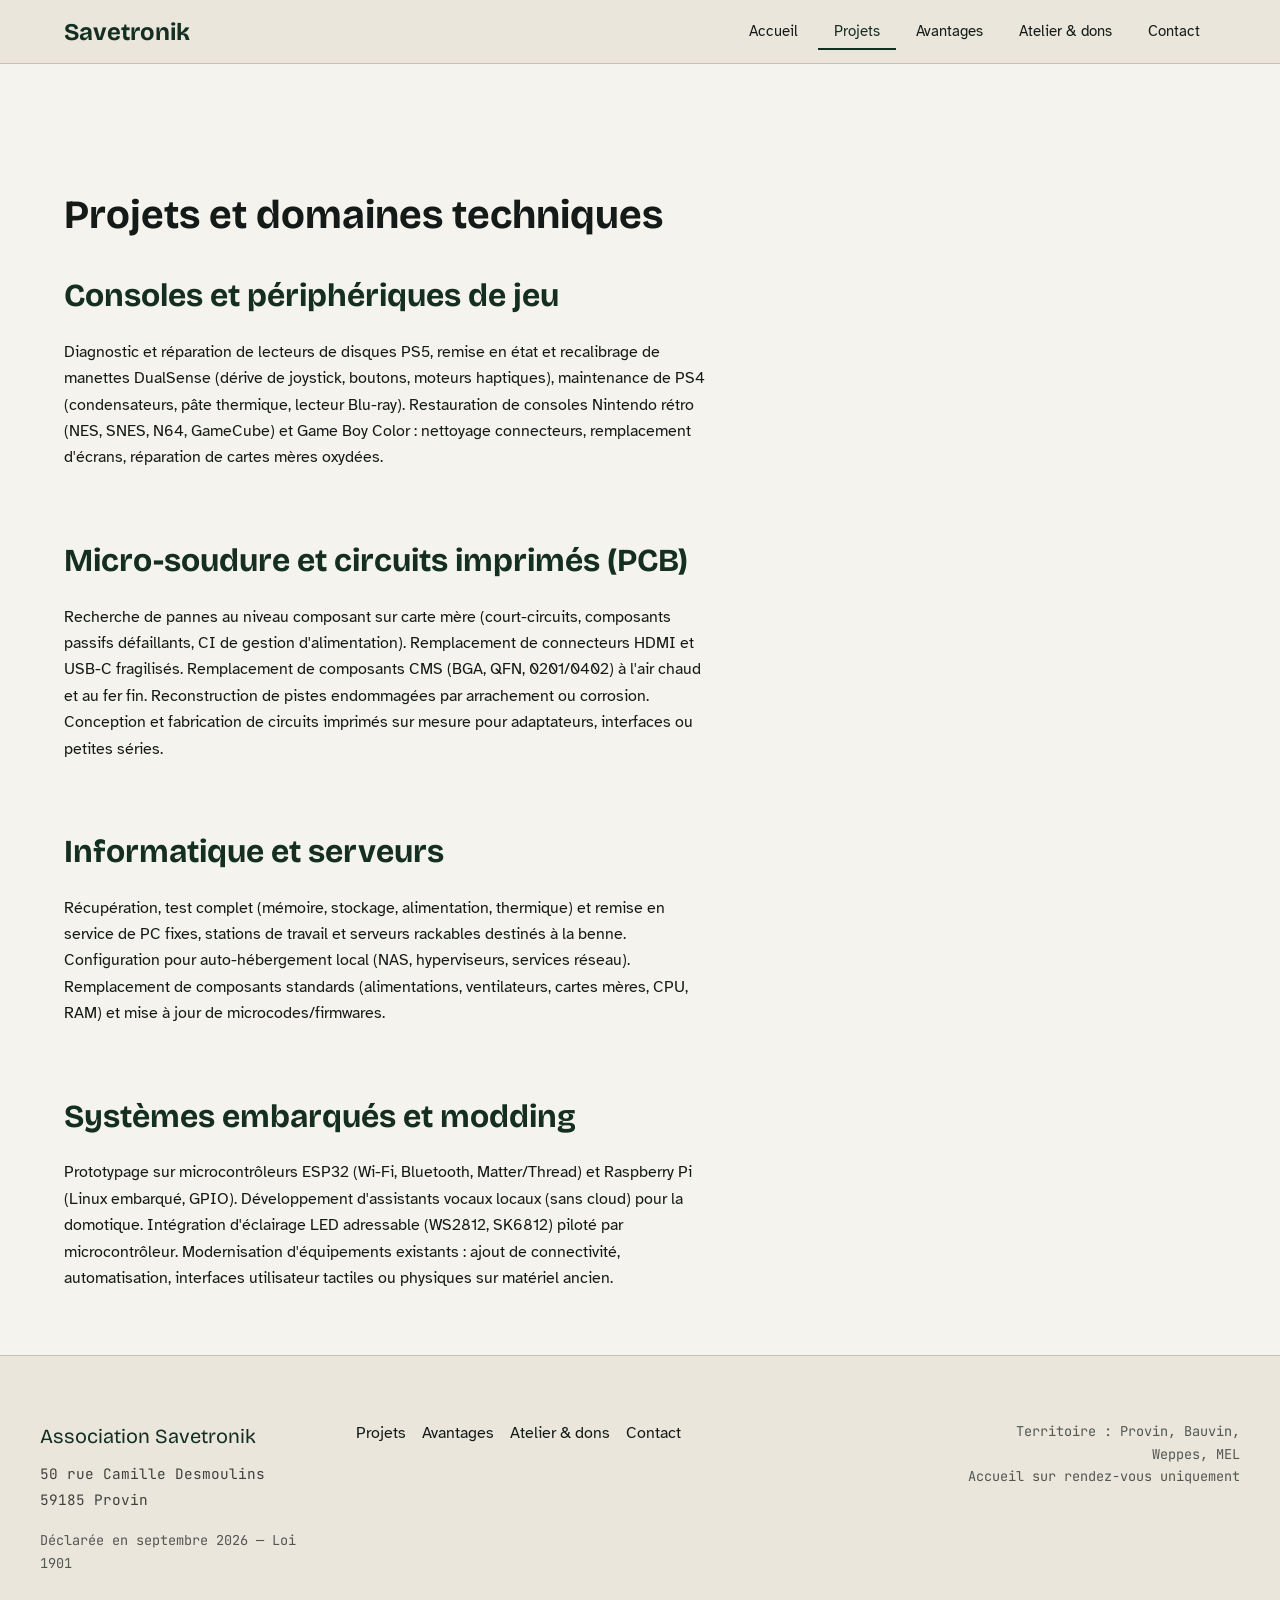
<file: projets.html>
<!DOCTYPE html>
<html lang="fr">
<head>
  <meta charset="UTF-8">
  <meta name="viewport" content="width=device-width, initial-scale=1.0">
  <title>Projets — Savetronik</title>
  <meta name="description" content="Domaines techniques et réalisations de l'association Savetronik : réparation consoles, micro-soudure PCB, récupération serveurs, prototypage embarqué.">
  
  <link rel="preconnect" href="https://fonts.googleapis.com">
  <link rel="preconnect" href="https://fonts.gstatic.com" crossorigin>
  <link href="https://fonts.googleapis.com/css2?family=Bricolage+Grotesque:opsz,wght@12..96,400;12..96,700&family=Atkinson+Hyperlegible:ital,wght@0,400;0,700;1,400&family=JetBrains+Mono:wght@400;700&display=swap" rel="stylesheet">
  <link rel="stylesheet" href="style.css">
</head>
<body>
  <a href="#main" class="skip-link">Aller au contenu principal</a>
  <header class="site-header" role="banner">
    <div class="header-inner">
      <a href="index.html" class="site-logo" aria-label="Savetronik - Accueil">Savetronik</a>
      <nav class="site-nav" aria-label="Navigation principale">
        <ul>
          <li><a href="index.html">Accueil</a></li>
          <li><a href="projets.html" aria-current="page">Projets</a></li>
          <li><a href="avantages.html">Avantages</a></li>
          <li><a href="atelier.html">Atelier & dons</a></li>
          <li><a href="contact.html">Contact</a></li>
        </ul>
      </nav>
    </div>
  </header>
  <main id="main">
    <section class="container" style="padding-top: var(--space-xxxl); padding-bottom: var(--space-xxxl);">
      <h1 class="section-title" style="margin-bottom: var(--space-xl);">Projets et domaines techniques</h1>
      
      <article style="margin-bottom: var(--space-xxxl);">
        <h2 class="font-title" style="font-size: clamp(1.5rem, 3vw, 2rem); margin-bottom: var(--space-m); color: var(--color-block);">Consoles et périphériques de jeu</h2>
        <p style="max-width: var(--line-width); margin-bottom: var(--space-m);">Diagnostic et réparation de lecteurs de disques PS5, remise en état et recalibrage de manettes DualSense (dérive de joystick, boutons, moteurs haptiques), maintenance de PS4 (condensateurs, pâte thermique, lecteur Blu-ray). Restauration de consoles Nintendo rétro (NES, SNES, N64, GameCube) et Game Boy Color : nettoyage connecteurs, remplacement d'écrans, réparation de cartes mères oxydées.</p>
      </article>

      <article style="margin-bottom: var(--space-xxxl);">
        <h2 class="font-title" style="font-size: clamp(1.5rem, 3vw, 2rem); margin-bottom: var(--space-m); color: var(--color-block);">Micro-soudure et circuits imprimés (PCB)</h2>
        <p style="max-width: var(--line-width); margin-bottom: var(--space-m);">Recherche de pannes au niveau composant sur carte mère (court-circuits, composants passifs défaillants, CI de gestion d'alimentation). Remplacement de connecteurs HDMI et USB-C fragilisés. Remplacement de composants CMS (BGA, QFN, 0201/0402) à l'air chaud et au fer fin. Reconstruction de pistes endommagées par arrachement ou corrosion. Conception et fabrication de circuits imprimés sur mesure pour adaptateurs, interfaces ou petites séries.</p>
      </article>

      <article style="margin-bottom: var(--space-xxxl);">
        <h2 class="font-title" style="font-size: clamp(1.5rem, 3vw, 2rem); margin-bottom: var(--space-m); color: var(--color-block);">Informatique et serveurs</h2>
        <p style="max-width: var(--line-width); margin-bottom: var(--space-m);">Récupération, test complet (mémoire, stockage, alimentation, thermique) et remise en service de PC fixes, stations de travail et serveurs rackables destinés à la benne. Configuration pour auto-hébergement local (NAS, hyperviseurs, services réseau). Remplacement de composants standards (alimentations, ventilateurs, cartes mères, CPU, RAM) et mise à jour de microcodes/firmwares.</p>
      </article>

      <article>
        <h2 class="font-title" style="font-size: clamp(1.5rem, 3vw, 2rem); margin-bottom: var(--space-m); color: var(--color-block);">Systèmes embarqués et modding</h2>
        <p style="max-width: var(--line-width);">Prototypage sur microcontrôleurs ESP32 (Wi-Fi, Bluetooth, Matter/Thread) et Raspberry Pi (Linux embarqué, GPIO). Développement d'assistants vocaux locaux (sans cloud) pour la domotique. Intégration d'éclairage LED adressable (WS2812, SK6812) piloté par microcontrôleur. Modernisation d'équipements existants : ajout de connectivité, automatisation, interfaces utilisateur tactiles ou physiques sur matériel ancien.</p>
      </article>
    </section>
  </main>
  <footer class="site-footer" role="contentinfo">
    <div class="footer-grid">
      <div class="footer-info">
        <span class="font-mono">Association Savetronik</span>
        <address>
          50 rue Camille Desmoulins<br>
          59185 Provin
        </address>
        <p>Déclarée en septembre 2026 — Loi 1901</p>
      </div>
      <div class="footer-nav">
        <ul>
          <li><a href="projets.html">Projets</a></li>
          <li><a href="avantages.html">Avantages</a></li>
          <li><a href="atelier.html">Atelier & dons</a></li>
          <li><a href="contact.html">Contact</a></li>
        </ul>
      </div>
      <div class="footer-territory">
        <p>Territoire : Provin, Bauvin, Weppes, MEL</p>
        <p>Accueil sur rendez-vous uniquement</p>
      </div>
    </div>
  </footer>
</body>
</html>
</file>
<file: style.css>
:root {
      --color-bg: #F5F3ED;
      --color-surface: #EAE6DC;
      --color-block: #142E22;
      --color-accent: #B86222;
      --color-accent-hover: #9E4F1A;
      --color-accent-focus: rgba(184, 98, 34, 0.25);
      --color-text: #141A17;
      --color-text-on-block: #F5F3ED;
      --color-text-muted: rgba(20, 26, 23, 0.7);
      --color-border: #C8C2B4;
      --color-focus: #B86222;
      --color-error: #B86222;
      --color-selection-bg: #B86222;
      --color-selection-text: #F5F3ED;
      --font-title: 'Bricolage Grotesque', "Helvetica Neue", Helvetica, Arial, sans-serif;
      --font-body: 'Atkinson Hyperlegible', "Helvetica", Arial, sans-serif;
      --font-mono: 'JetBrains Mono', "Courier New", Courier, monospace;
      --space-unit: 8px;
      --space-2xs: calc(var(--space-unit) * 0.25);
      --space-xs: calc(var(--space-unit) * 0.5);
      --space-s: var(--space-unit);
      --space-m: calc(var(--space-unit) * 2);
      --space-l: calc(var(--space-unit) * 3);
      --space-xl: calc(var(--space-unit) * 4);
      --space-xxl: calc(var(--space-unit) * 6);
      --space-xxxl: calc(var(--space-unit) * 8);
      --radius: 4px;
      --shadow: 0 4px 8px rgba(0, 0, 0, 0.12);
      --shadow-focus: 0 0 0 3px var(--color-accent-focus);
      --anim-duration: 600ms;
      --anim-easing: cubic-bezier(0.16, 1, 0.3, 1);
      --anim-fast: 150ms;
      --anim-med: 250ms;
      --container-max: 1200px;
      --header-height: 64px;
      --transition-base: var(--anim-fast) ease;
      --transition-med: var(--anim-med) ease;
      --line-width: 65ch;
    }

    *, *::before, *::after { box-sizing: border-box; margin: 0; padding: 0; }

    html {
      scroll-behavior: smooth;
      -webkit-text-size-adjust: 100%;
      text-rendering: optimizeLegibility;
    }

    @media (prefers-reduced-motion: reduce) {
      html { scroll-behavior: auto; }
      *, *::before, *::after {
        animation-duration: 0.01ms !important;
        animation-iteration-count: 1 !important;
        transition-duration: 0.01ms !important;
        scroll-behavior: auto !important;
      }
      .circuit-path { stroke-dashoffset: 0 !important; }
    }

    body {
      font-family: var(--font-body);
      background: var(--color-bg);
      color: var(--color-text);
      line-height: 1.65;
      font-size: 1rem;
      -webkit-font-smoothing: antialiased;
      min-width: 0;
    }

    ::selection { background: var(--color-selection-bg); color: var(--color-selection-text); }

    ::-webkit-scrollbar { width: 10px; height: 10px; }
    ::-webkit-scrollbar-track { background: var(--color-surface); }
    ::-webkit-scrollbar-thumb { background: var(--color-block); border-radius: 5px; }
    ::-webkit-scrollbar-thumb:hover { background: var(--color-accent); }

    :focus-visible {
      outline: 2px solid var(--color-focus);
      outline-offset: 2px;
    }

    .skip-link {
      position: absolute;
      top: -100%;
      left: 50%;
      transform: translateX(-50%);
      padding: var(--space-s) var(--space-m);
      background: var(--color-block);
      color: var(--color-text-on-block);
      font-family: var(--font-body);
      font-weight: 700;
      text-decoration: none;
      border-radius: 0 0 var(--radius) var(--radius);
      z-index: 1000;
      transition: top var(--transition-base);
    }
    .skip-link:focus { top: 0; }

    a {
      color: var(--color-text);
      text-decoration: underline;
      text-decoration-thickness: 1px;
      text-underline-offset: 2px;
      text-decoration-color: var(--color-accent);
      transition: color var(--transition-base);
    }
    a:hover { color: var(--color-accent); }
    a:active { color: var(--color-accent-hover); }
    a:focus-visible {
      outline: 2px solid var(--color-focus);
      outline-offset: 2px;
      border-radius: 2px;
      text-decoration: none;
    }

    .container {
      max-width: var(--container-max);
      margin: 0 auto;
      padding: 0 var(--space-l);
      width: 100%;
    }

    .font-mono { font-family: var(--font-mono); }
    .font-title { font-family: var(--font-title); }

    /* Buttons */
    .btn {
      display: inline-flex;
      align-items: center;
      justify-content: center;
      gap: var(--space-s);
      padding: 12px 24px;
      border-radius: var(--radius);
      font-family: var(--font-body);
      font-weight: 700;
      font-size: 1rem;
      line-height: 1;
      text-decoration: none;
      border: 2px solid transparent;
      cursor: pointer;
      transition: background var(--transition-base), color var(--transition-base), border-color var(--transition-base), transform var(--transition-base);
      white-space: nowrap;
    }
    .btn:active { transform: scale(0.98); }
    .btn:disabled { opacity: 0.5; cursor: not-allowed; transform: none; }

    .btn-primary {
      background: var(--color-accent);
      color: var(--color-bg);
      border-color: var(--color-accent);
      box-shadow: var(--shadow);
    }
    .btn-primary:hover { background: var(--color-accent-hover); border-color: var(--color-accent-hover); color: var(--color-bg); }
    .btn-primary:focus-visible { outline: 2px solid var(--color-focus); outline-offset: 2px; box-shadow: var(--shadow), var(--shadow-focus); }

    /* Form Elements */
    .field { display: grid; gap: var(--space-2xs); }
    .field label {
      font-family: var(--font-body);
      font-weight: 700;
      font-size: 0.95rem;
      color: var(--color-text);
    }
    .field input,
    .field select,
    .field textarea {
      background: var(--color-bg);
      border: 1px solid var(--color-border);
      border-radius: var(--radius);
      padding: 10px 12px;
      font-family: var(--font-body);
      font-size: 1rem;
      color: var(--color-text);
      transition: border-color var(--transition-base), box-shadow var(--transition-base);
      width: 100%;
      min-height: 44px;
    }
    .field textarea { min-height: 120px; resize: vertical; }
    .field input::placeholder,
    .field textarea::placeholder { color: var(--color-text); opacity: 0.5; }
    .field input:focus,
    .field select:focus,
    .field textarea:focus {
      border-color: var(--color-focus);
      box-shadow: var(--shadow-focus);
      outline: none;
    }
    .field input[aria-invalid="true"],
    .field select[aria-invalid="true"],
    .field textarea[aria-invalid="true"] { border-color: var(--color-error); }
    .field .error-msg {
      color: var(--color-error);
      font-size: 0.875rem;
      display: none;
    }
    .field input[aria-invalid="true"] + .error-msg,
    .field select[aria-invalid="true"] + .error-msg,
    .field textarea[aria-invalid="true"] + .error-msg { display: block; }

    /* Header */
    .site-header {
      position: sticky;
      top: 0;
      z-index: 100;
      background: var(--color-surface);
      border-bottom: 1px solid var(--color-border);
      height: var(--header-height);
    }
    .header-inner {
      display: flex;
      justify-content: space-between;
      align-items: center;
      height: 100%;
      max-width: var(--container-max);
      margin: 0 auto;
      padding: 0 var(--space-l);
    }
    .site-logo {
      font-family: var(--font-title);
      font-size: clamp(1.25rem, 3vw, 1.5rem);
      font-weight: 700;
      color: var(--color-block);
      text-decoration: none;
      line-height: 1;
      transition: color var(--transition-base);
    }
    .site-logo:hover { color: var(--color-accent); }
    .site-logo:focus-visible { outline-offset: 4px; border-radius: 2px; }

    .site-nav ul {
      display: flex;
      flex-wrap: wrap;
      gap: var(--space-xs);
      list-style: none;
    }
    .site-nav a {
      font-family: var(--font-body);
      font-size: 0.95rem;
      color: var(--color-text);
      text-decoration: none;
      padding: var(--space-s) var(--space-m);
      border-bottom: 2px solid transparent;
      border-radius: var(--radius) var(--radius) 0 0;
      transition: color var(--transition-base), border-color var(--transition-base), background var(--transition-base);
      white-space: nowrap;
    }
    .site-nav a:hover,
    .site-nav a:focus-visible {
      color: var(--color-accent);
      border-color: var(--color-accent);
      background: rgba(184, 98, 34, 0.08);
    }
    .site-nav a[aria-current="page"] {
      color: var(--color-block);
      border-color: var(--color-block);
      pointer-events: none;
      background: transparent;
    }

    /* Section Titles */
    .section-title {
      font-family: var(--font-title);
      font-size: clamp(1.75rem, 4vw, 2.5rem);
      font-weight: 700;
      line-height: 1.15;
      margin-top: var(--space-xxxl);
      margin-bottom: var(--space-l);
      color: var(--color-text);
      text-wrap: balance;
      max-width: var(--line-width);
    }

    /* Hero */
    .hero {
      display: grid;
      gap: var(--space-xl);
      padding: var(--space-xxxl) 0;
      align-items: start;
    }
    @media (min-width: 768px) {
      .hero {
        grid-template-columns: minmax(0, 1fr) minmax(0, 1fr);
        align-items: center;
        padding: var(--space-xxxl) 0;
      }
    }
    .hero-text-block {
      background: var(--color-block);
      color: var(--color-text-on-block);
      padding: var(--space-xxl);
      border-radius: var(--radius);
      box-shadow: var(--shadow);
      max-width: 100%;
      min-width: 0;
    }
    @media (min-width: 768px) {
      .hero-text-block {
        position: sticky;
        top: calc(var(--header-height) + var(--space-xl));
      }
    }
    .hero h1 {
      font-family: var(--font-title);
      font-size: clamp(2rem, 5vw, 3.5rem);
      font-weight: 700;
      line-height: 1.1;
      margin-bottom: var(--space-m);
      max-width: var(--line-width);
      text-wrap: balance;
    }
    .hero-subtitle {
      font-family: var(--font-mono);
      font-size: 0.95rem;
      line-height: 1.8;
      opacity: 0.85;
      max-width: var(--line-width);
      margin-bottom: var(--space-xl);
      text-wrap: pretty;
    }
    .hero-subtitle strong { font-weight: 700; opacity: 1; }
    .hero-visual { display: flex; justify-content: center; align-items: center; min-height: 300px; }
    .hero-svg { width: 100%; max-width: 500px; height: auto; display: block; }
    .circuit-path {
      stroke: var(--color-accent);
      fill: none;
      stroke-width: 2;
      stroke-linecap: round;
      stroke-linejoin: round;
      stroke-dasharray: 500;
      stroke-dashoffset: 500;
      animation: draw var(--anim-duration) var(--anim-easing) forwards;
    }
    .circuit-path:nth-child(1) { animation-delay: 0ms; }
    .circuit-path:nth-child(2) { animation-delay: 80ms; }
    .circuit-path:nth-child(3) { animation-delay: 160ms; }
    .circuit-path:nth-child(4) { animation-delay: 240ms; }
    .circuit-path:nth-child(5) { animation-delay: 320ms; }
    .circuit-path:nth-child(6) { animation-delay: 400ms; }
    @keyframes draw { to { stroke-dashoffset: 0; } }

    /* Axes */
    .axes { padding: var(--space-xxxl) 0; border-top: 1px solid var(--color-border); border-bottom: 1px solid var(--color-border); }
    .axes-grid {
      display: grid;
      gap: var(--space-l);
      grid-template-columns: 1fr;
    }
    @media (min-width: 768px) {
      .axes-grid { grid-template-columns: repeat(3, minmax(0, 1fr)); }
    }
    .axis-card {
      background: var(--color-surface);
      border: 1px solid var(--color-border);
      padding: var(--space-l);
      border-radius: var(--radius);
      display: flex;
      flex-direction: column;
      gap: var(--space-s);
      min-height: 100%;
      min-width: 0;
    }
    .axis-icon {
      width: 48px;
      height: 48px;
      stroke: var(--color-block);
      fill: none;
      stroke-width: 1.5;
      stroke-linecap: round;
      stroke-linejoin: round;
      flex-shrink: 0;
    }
    .axis-card h3 {
      font-family: var(--font-title);
      font-size: 1.25rem;
      font-weight: 700;
      line-height: 1.25;
      color: var(--color-text);
      text-wrap: balance;
    }
    .axis-card p {
      font-size: 0.95rem;
      line-height: 1.65;
      color: var(--color-text);
      opacity: 0.85;
      max-width: var(--line-width);
      text-wrap: pretty;
    }

    /* Renvois */
    .renvois-section { padding: var(--space-xxxl) 0; }
    .renvois { list-style: none; border-top: 1px solid var(--color-border); }
    .renvois li { border-bottom: 1px solid var(--color-border); }
    .renvois a {
      display: grid;
      grid-template-columns: 1fr;
      gap: var(--space-m);
      padding: var(--space-l) var(--space-m);
      text-decoration: none;
      color: var(--color-text);
      border-radius: var(--radius);
      margin: 0 calc(var(--space-m) * -1);
      transition: background var(--transition-base);
    }
    .renvois a:hover,
    .renvois a:focus-visible { background: rgba(184, 98, 34, 0.08); }
    .renvois-title {
      font-family: var(--font-title);
      font-size: 1.25rem;
      font-weight: 700;
      line-height: 1.3;
      text-wrap: balance;
    }
    .renvois-desc {
      font-size: 1rem;
      line-height: 1.65;
      opacity: 0.8;
      max-width: var(--line-width);
      text-wrap: pretty;
    }
    .renvois-link {
      font-family: var(--font-mono);
      font-size: 0.9rem;
      color: var(--color-accent);
      text-decoration: underline;
      text-underline-offset: 2px;
      justify-self: start;
      opacity: 0;
      transform: translateX(-10px);
      transition: opacity var(--transition-base), transform var(--transition-base);
      white-space: nowrap;
    }
    .renvois a:hover .renvois-link,
    .renvois a:focus-visible .renvois-link { opacity: 1; transform: none; }
    @media (min-width: 768px) {
      .renvois a { grid-template-columns: auto 1fr auto; align-items: center; padding: var(--space-l) var(--space-xl); }
      .renvois-link { opacity: 1; transform: none; justify-self: end; }
    }

    /* Territoire / CTA */
    .territoire {
      background: var(--color-block);
      color: var(--color-text-on-block);
      padding: var(--space-xxxl) var(--space-l);
      text-align: center;
    }
    .territoire .container { max-width: 800px; }
    .territoire h2 {
      font-family: var(--font-title);
      font-size: clamp(1.5rem, 3vw, 2rem);
      font-weight: 700;
      margin-bottom: var(--space-m);
      text-wrap: balance;
    }
    .territoire p {
      max-width: 60ch;
      margin: 0 auto var(--space-m);
      opacity: 0.9;
      line-height: 1.7;
      text-wrap: pretty;
    }
    .territoire .btn-primary { margin-top: var(--space-l); }

    /* Footer */
    .site-footer {
      background: var(--color-surface);
      border-top: 1px solid var(--color-border);
      padding: var(--space-xxxl) var(--space-l);
    }
    .footer-grid {
      max-width: var(--container-max);
      margin: 0 auto;
      display: grid;
      gap: var(--space-xl);
      grid-template-columns: 1fr;
      text-align: left;
    }
    @media (min-width: 768px) {
      .footer-grid { grid-template-columns: 1fr 2fr 1fr; }
    }
    .footer-info .font-mono {
      font-family: var(--font-title);
      font-size: 1.25rem;
      color: var(--color-block);
      margin-bottom: var(--space-s);
      display: block;
    }
    .footer-info address {
      font-style: normal;
      font-family: var(--font-mono);
      font-size: 0.9rem;
      line-height: 1.8;
      color: var(--color-text);
      opacity: 0.8;
    }
    .footer-info p {
      font-family: var(--font-mono);
      font-size: 0.85rem;
      color: var(--color-text);
      opacity: 0.7;
      margin-top: var(--space-m);
    }
    .footer-nav ul {
      display: flex;
      flex-wrap: wrap;
      gap: var(--space-m);
      list-style: none;
      justify-content: center;
    }
    @media (min-width: 768px) { .footer-nav ul { justify-content: flex-start; } }
    .footer-nav a {
      color: var(--color-text);
      text-decoration: none;
      font-family: var(--font-body);
      border-bottom: 1px solid transparent;
      transition: color var(--transition-base), border-color var(--transition-base);
    }
    .footer-nav a:hover { color: var(--color-accent); border-color: var(--color-accent); }
    .footer-territory {
      font-family: var(--font-mono);
      font-size: 0.85rem;
      color: var(--color-text);
      opacity: 0.7;
      text-align: left;
    }
    @media (min-width: 768px) { .footer-territory { text-align: right; } }

    /* Utility for confirmation message on contact page */
    #confirmation {
      background: rgba(20, 46, 34, 0.1);
      border: 1px solid var(--color-block);
      border-radius: var(--radius);
      padding: var(--space-l);
      margin-top: var(--space-l);
      color: var(--color-block);
      font-weight: 700;
      display: none;
    }
    #confirmation:not(:empty) { display: block; }
</file>
